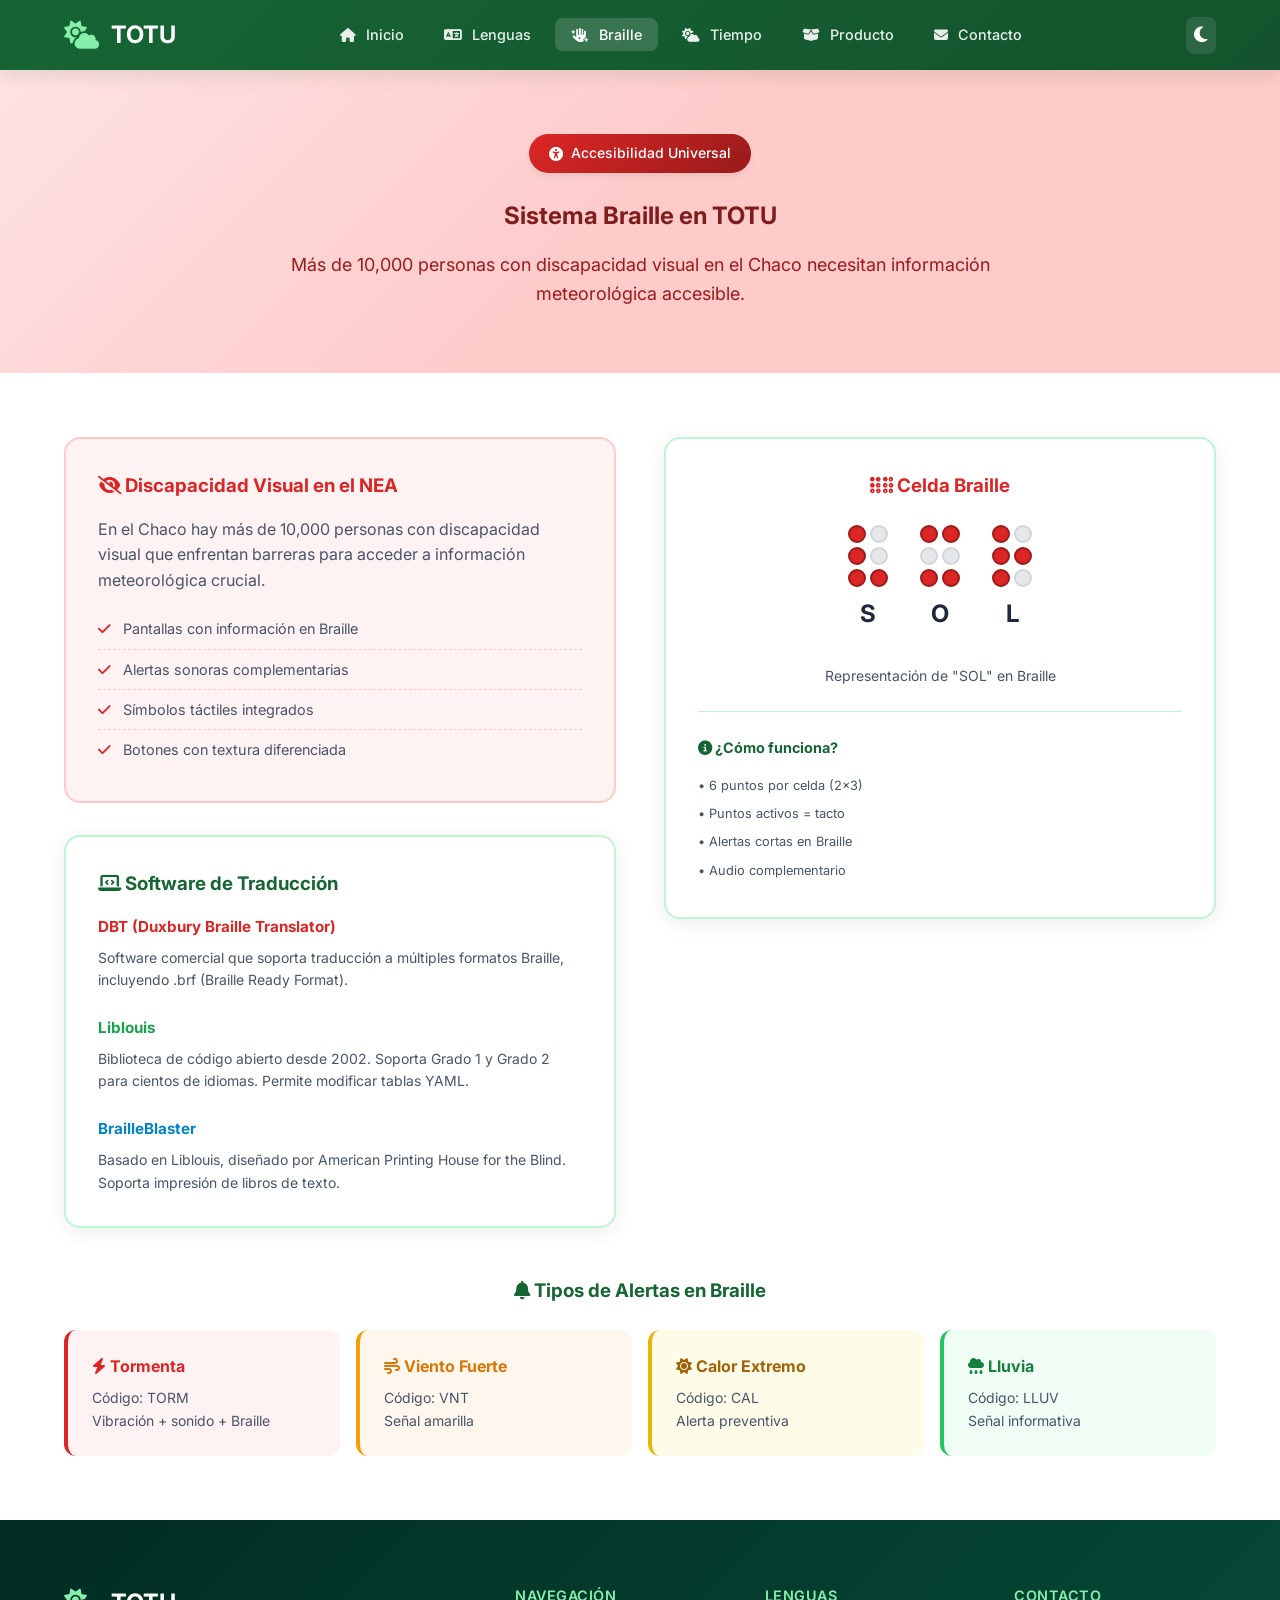
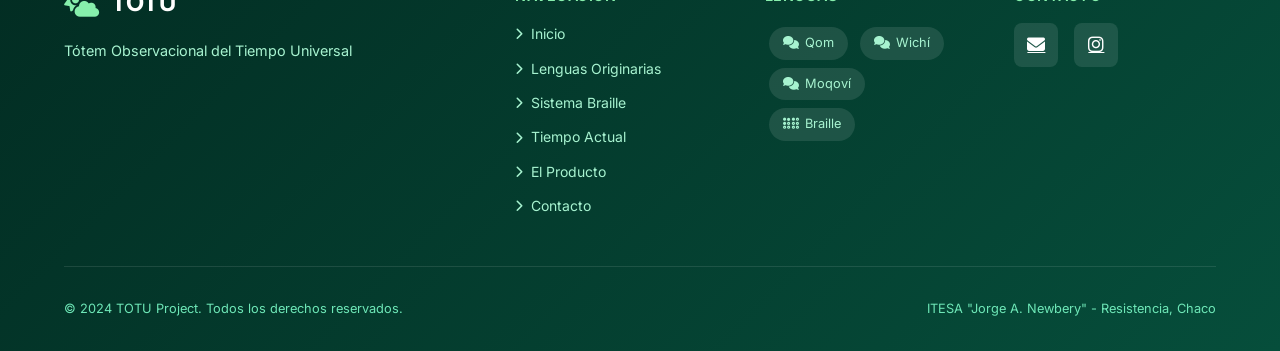
<file: braille.html>
<!DOCTYPE html>
<html lang="es">
<head>
    <meta charset="UTF-8">
    <meta name="viewport" content="width=device-width, initial-scale=1.0">
    <title>Sistema Braille - TOTU</title>
    <link rel="stylesheet" href="styles.css">
    <link href="https://fonts.googleapis.com/css2?family=Inter:wght@300;400;500;600;700&display=swap" rel="stylesheet">
    <link rel="stylesheet" href="https://cdnjs.cloudflare.com/ajax/libs/font-awesome/6.4.0/css/all.min.css">
</head>
<body>
    <!-- Header -->
    <header class="header">
        <div class="container">
            <nav class="navbar">
                <a href="index.html" class="logo">
                    <i class="fas fa-cloud-sun"></i>
                    <span>TOTU</span>
                </a>
                <ul class="nav-links" id="navLinks">
                    <li><a href="index.html"><i class="fas fa-home"></i> Inicio</a></li>
                    <li><a href="lenguas.html"><i class="fas fa-language"></i> Lenguas</a></li>
                    <li><a href="braille.html" class="active"><i class="fas fa-hand-sparkles"></i> Braille</a></li>
                    <li><a href="tiempo.html"><i class="fas fa-cloud-sun"></i> Tiempo</a></li>
                    <li><a href="producto.html"><i class="fas fa-box-open"></i> Producto</a></li>
                    <li><a href="contacto.html"><i class="fas fa-envelope"></i> Contacto</a></li>
                </ul>
                <div class="nav-actions">
                    <button class="btn-icon" id="themeToggle" title="Cambiar tema">
                        <i class="fas fa-moon"></i>
                    </button>
                </div>
                <button class="menu-toggle" id="menuToggle">
                    <i class="fas fa-bars"></i>
                </button>
            </nav>
        </div>
    </header>

    <!-- Hero -->
    <section style="padding: 4rem 0; background: linear-gradient(135deg, #fee2e2 0%, #fecaca 50%, #fecaca 100%);">
        <div class="container">
            <div style="text-align: center; max-width: 800px; margin: 0 auto;">
                <div class="hero-badge" style="background: linear-gradient(135deg, #dc2626 0%, #991b1b 100%); color: white;">
                    <i class="fas fa-universal-access"></i> Accesibilidad Universal
                </div>
                <h1 style="color: #7f1d1d; margin-bottom: 1rem;">Sistema Braille en TOTU</h1>
                <p style="color: #991b1b; font-size: 1.125rem;">
                    Más de 10,000 personas con discapacidad visual en el Chaco necesitan información meteorológica accesible.
                </p>
            </div>
        </div>
    </section>

    <!-- Braille Content -->
    <section style="padding: 4rem 0; background: white;">
        <div class="container">
            <div style="display: grid; grid-template-columns: 1fr 1fr; gap: 3rem; align-items: start;">
                <!-- Left Column -->
                <div>
                    <div style="background: #fef2f2; border-radius: 1rem; padding: 2rem; margin-bottom: 2rem; border: 2px solid #fecaca;">
                        <h3 style="color: #dc2626; margin-bottom: 1rem;"><i class="fas fa-eye-slash"></i> Discapacidad Visual en el NEA</h3>
                        <p style="color: var(--text-secondary); margin-bottom: 1rem;">
                            En el Chaco hay más de 10,000 personas con discapacidad visual que enfrentan 
                            barreras para acceder a información meteorológica crucial.
                        </p>
                        <ul style="color: var(--text-secondary); font-size: 0.9rem; list-style: none; padding: 0;">
                            <li style="padding: 0.5rem 0; border-bottom: 1px dashed #fecaca;"><i class="fas fa-check" style="color: #dc2626; margin-right: 0.5rem;"></i> Pantallas con información en Braille</li>
                            <li style="padding: 0.5rem 0; border-bottom: 1px dashed #fecaca;"><i class="fas fa-check" style="color: #dc2626; margin-right: 0.5rem;"></i> Alertas sonoras complementarias</li>
                            <li style="padding: 0.5rem 0; border-bottom: 1px dashed #fecaca;"><i class="fas fa-check" style="color: #dc2626; margin-right: 0.5rem;"></i> Símbolos táctiles integrados</li>
                            <li style="padding: 0.5rem 0;"><i class="fas fa-check" style="color: #dc2626; margin-right: 0.5rem;"></i> Botones con textura diferenciada</li>
                        </ul>
                    </div>
                    
                    <div style="background: white; border-radius: 1rem; padding: 2rem; box-shadow: 0 4px 20px rgba(0,0,0,0.08); border: 2px solid var(--border-color);">
                        <h3 style="color: var(--primary); margin-bottom: 1rem;"><i class="fas fa-laptop-code"></i> Software de Traducción</h3>
                        
                        <div style="margin-bottom: 1.5rem;">
                            <h4 style="color: #dc2626; font-size: 0.95rem; margin-bottom: 0.5rem;">DBT (Duxbury Braille Translator)</h4>
                            <p style="font-size: 0.875rem; color: var(--text-secondary);">Software comercial que soporta traducción a múltiples formatos Braille, incluyendo .brf (Braille Ready Format).</p>
                        </div>
                        
                        <div style="margin-bottom: 1.5rem;">
                            <h4 style="color: #16a34a; font-size: 0.95rem; margin-bottom: 0.5rem;">Liblouis</h4>
                            <p style="font-size: 0.875rem; color: var(--text-secondary);">Biblioteca de código abierto desde 2002. Soporta Grado 1 y Grado 2 para cientos de idiomas. Permite modificar tablas YAML.</p>
                        </div>
                        
                        <div>
                            <h4 style="color: #0284c7; font-size: 0.95rem; margin-bottom: 0.5rem;">BrailleBlaster</h4>
                            <p style="font-size: 0.875rem; color: var(--text-secondary);">Basado en Liblouis, diseñado por American Printing House for the Blind. Soporta impresión de libros de texto.</p>
                        </div>
                    </div>
                </div>
                
                <!-- Right Column - Braille Demo -->
                <div>
                    <div style="background: white; border-radius: 1rem; padding: 2rem; box-shadow: 0 4px 20px rgba(0,0,0,0.08); border: 2px solid var(--border-color); text-align: center;">
                        <h3 style="color: #dc2626; margin-bottom: 1.5rem;"><i class="fas fa-braille"></i> Celda Braille</h3>
                        
                        <div style="display: flex; justify-content: center; gap: 2rem; margin-bottom: 2rem; flex-wrap: wrap;">
                            <!-- S -->
                            <div>
                                <div style="display: grid; grid-template-columns: repeat(2, 1fr); gap: 4px; margin-bottom: 0.5rem;">
                                    <div style="width: 18px; height: 18px; border-radius: 50%; background: #dc2626; border: 2px solid #991b1b;"></div>
                                    <div style="width: 18px; height: 18px; border-radius: 50%; background: #e5e7eb; border: 2px solid #d1d5db;"></div>
                                    <div style="width: 18px; height: 18px; border-radius: 50%; background: #dc2626; border: 2px solid #991b1b;"></div>
                                    <div style="width: 18px; height: 18px; border-radius: 50%; background: #e5e7eb; border: 2px solid #d1d5db;"></div>
                                    <div style="width: 18px; height: 18px; border-radius: 50%; background: #dc2626; border: 2px solid #991b1b;"></div>
                                    <div style="width: 18px; height: 18px; border-radius: 50%; background: #dc2626; border: 2px solid #991b1b;"></div>
                                </div>
                                <p style="font-size: 1.5rem; font-weight: bold; color: var(--text-primary);">S</p>
                            </div>
                            
                            <!-- O -->
                            <div>
                                <div style="display: grid; grid-template-columns: repeat(2, 1fr); gap: 4px; margin-bottom: 0.5rem;">
                                    <div style="width: 18px; height: 18px; border-radius: 50%; background: #dc2626; border: 2px solid #991b1b;"></div>
                                    <div style="width: 18px; height: 18px; border-radius: 50%; background: #dc2626; border: 2px solid #991b1b;"></div>
                                    <div style="width: 18px; height: 18px; border-radius: 50%; background: #e5e7eb; border: 2px solid #d1d5db;"></div>
                                    <div style="width: 18px; height: 18px; border-radius: 50%; background: #e5e7eb; border: 2px solid #d1d5db;"></div>
                                    <div style="width: 18px; height: 18px; border-radius: 50%; background: #dc2626; border: 2px solid #991b1b;"></div>
                                    <div style="width: 18px; height: 18px; border-radius: 50%; background: #dc2626; border: 2px solid #991b1b;"></div>
                                </div>
                                <p style="font-size: 1.5rem; font-weight: bold; color: var(--text-primary);">O</p>
                            </div>
                            
                            <!-- L -->
                            <div>
                                <div style="display: grid; grid-template-columns: repeat(2, 1fr); gap: 4px; margin-bottom: 0.5rem;">
                                    <div style="width: 18px; height: 18px; border-radius: 50%; background: #dc2626; border: 2px solid #991b1b;"></div>
                                    <div style="width: 18px; height: 18px; border-radius: 50%; background: #e5e7eb; border: 2px solid #d1d5db;"></div>
                                    <div style="width: 18px; height: 18px; border-radius: 50%; background: #dc2626; border: 2px solid #991b1b;"></div>
                                    <div style="width: 18px; height: 18px; border-radius: 50%; background: #dc2626; border: 2px solid #991b1b;"></div>
                                    <div style="width: 18px; height: 18px; border-radius: 50%; background: #dc2626; border: 2px solid #991b1b;"></div>
                                    <div style="width: 18px; height: 18px; border-radius: 50%; background: #e5e7eb; border: 2px solid #d1d5db;"></div>
                                </div>
                                <p style="font-size: 1.5rem; font-weight: bold; color: var(--text-primary);">L</p>
                            </div>
                        </div>
                        
                        <p style="color: var(--text-secondary); font-size: 0.875rem;">Representación de "SOL" en Braille</p>
                        
                        <div style="margin-top: 1.5rem; padding-top: 1.5rem; border-top: 1px solid var(--border-color); text-align: left;">
                            <h4 style="color: var(--primary); font-size: 0.9rem; margin-bottom: 0.75rem;"><i class="fas fa-info-circle"></i> ¿Cómo funciona?</h4>
                            <ul style="font-size: 0.8rem; color: var(--text-secondary); list-style: none; padding: 0;">
                                <li style="padding: 0.25rem 0;">• 6 puntos por celda (2x3)</li>
                                <li style="padding: 0.25rem 0;">• Puntos activos = tacto</li>
                                <li style="padding: 0.25rem 0;">• Alertas cortas en Braille</li>
                                <li style="padding: 0.25rem 0;">• Audio complementario</li>
                            </ul>
                        </div>
                    </div>
                </div>
            </div>
            
            <!-- Alert Types -->
            <div style="margin-top: 3rem;">
                <h3 style="color: var(--primary); margin-bottom: 1.5rem; text-align: center;"><i class="fas fa-bell"></i> Tipos de Alertas en Braille</h3>
                
                <div style="display: grid; grid-template-columns: repeat(auto-fit, minmax(220px, 1fr)); gap: 1rem;">
                    <div style="background: #fef2f2; padding: 1.5rem; border-radius: 0.75rem; border-left: 4px solid #dc2626;">
                        <h4 style="color: #dc2626; margin-bottom: 0.5rem;"><i class="fas fa-bolt"></i> Tormenta</h4>
                        <p style="font-size: 0.875rem; color: var(--text-secondary);">Código: TORM<br>Vibración + sonido + Braille</p>
                    </div>
                    
                    <div style="background: #fff7ed; padding: 1.5rem; border-radius: 0.75rem; border-left: 4px solid #f59e0b;">
                        <h4 style="color: #d97706; margin-bottom: 0.5rem;"><i class="fas fa-wind"></i> Viento Fuerte</h4>
                        <p style="font-size: 0.875rem; color: var(--text-secondary);">Código: VNT<br>Señal amarilla</p>
                    </div>
                    
                    <div style="background: #fefce8; padding: 1.5rem; border-radius: 0.75rem; border-left: 4px solid #eab308;">
                        <h4 style="color: #a16207; margin-bottom: 0.5rem;"><i class="fas fa-sun"></i> Calor Extremo</h4>
                        <p style="font-size: 0.875rem; color: var(--text-secondary);">Código: CAL<br>Alerta preventiva</p>
                    </div>
                    
                    <div style="background: #f0fdf4; padding: 1.5rem; border-radius: 0.75rem; border-left: 4px solid #22c55e;">
                        <h4 style="color: #15803d; margin-bottom: 0.5rem;"><i class="fas fa-cloud-rain"></i> Lluvia</h4>
                        <p style="font-size: 0.875rem; color: var(--text-secondary);">Código: LLUV<br>Señal informativa</p>
                    </div>
                </div>
            </div>
        </div>
    </section>

    <!-- Footer -->
    <footer class="footer">
        <div class="container">
            <div class="footer-content">
                <div class="footer-brand">
                    <div class="logo">
                        <i class="fas fa-cloud-sun"></i>
                        <span>TOTU</span>
                    </div>
                    <p>Tótem Observacional del Tiempo Universal</p>
                </div>
                
                <div class="footer-links">
                    <h4>Navegación</h4>
                    <ul>
                        <li><a href="index.html"><i class="fas fa-chevron-right"></i> Inicio</a></li>
                        <li><a href="lenguas.html"><i class="fas fa-chevron-right"></i> Lenguas Originarias</a></li>
                        <li><a href="braille.html"><i class="fas fa-chevron-right"></i> Sistema Braille</a></li>
                        <li><a href="tiempo.html"><i class="fas fa-chevron-right"></i> Tiempo Actual</a></li>
                        <li><a href="producto.html"><i class="fas fa-chevron-right"></i> El Producto</a></li>
                        <li><a href="contacto.html"><i class="fas fa-chevron-right"></i> Contacto</a></li>
                    </ul>
                </div>
                
                <div class="footer-lenguas">
                    <h4>Lenguas</h4>
                    <div>
                        <span class="lengua-tag"><i class="fas fa-comments"></i> Qom</span>
                        <span class="lengua-tag"><i class="fas fa-comments"></i> Wichí</span>
                        <span class="lengua-tag"><i class="fas fa-comments"></i> Moqoví</span>
                        <span class="lengua-tag"><i class="fas fa-braille"></i> Braille</span>
                    </div>
                </div>
                
                <div class="footer-social">
                    <h4>Contacto</h4>
                    <div class="social-links">
                        <a href="mailto:totu.proyecto@gmail.com"><i class="fas fa-envelope"></i></a>
                        <a href="#"><i class="fab fa-instagram"></i></a>
                    </div>
                </div>
            </div>
            
            <div class="footer-bottom">
                <p>&copy; 2024 TOTU Project. Todos los derechos reservados.</p>
                <p>ITESA "Jorge A. Newbery" - Resistencia, Chaco</p>
            </div>
        </div>
    </footer>

    <script>
        const menuToggle = document.getElementById('menuToggle');
        const navLinks = document.getElementById('navLinks');
        const themeToggle = document.getElementById('themeToggle');
        
        if (menuToggle) menuToggle.addEventListener('click', () => navLinks.classList.toggle('active'));
        
        function initTheme() {
            const savedTheme = localStorage.getItem('totu-theme') || 'light';
            document.documentElement.setAttribute('data-theme', savedTheme);
            if (themeToggle) {
                const icon = themeToggle.querySelector('i');
                if (icon) icon.className = savedTheme === 'dark' ? 'fas fa-sun' : 'fas fa-moon';
            }
        }
        
        function toggleTheme() {
            const currentTheme = document.documentElement.getAttribute('data-theme');
            const newTheme = currentTheme === 'dark' ? 'light' : 'dark';
            document.documentElement.setAttribute('data-theme', newTheme);
            localStorage.setItem('totu-theme', newTheme);
            if (themeToggle) {
                const icon = themeToggle.querySelector('i');
                if (icon) icon.className = newTheme === 'dark' ? 'fas fa-sun' : 'fas fa-moon';
            }
        }
        
        if (themeToggle) themeToggle.addEventListener('click', toggleTheme);
        initTheme();
    </script>
</body>
</html>
</file>
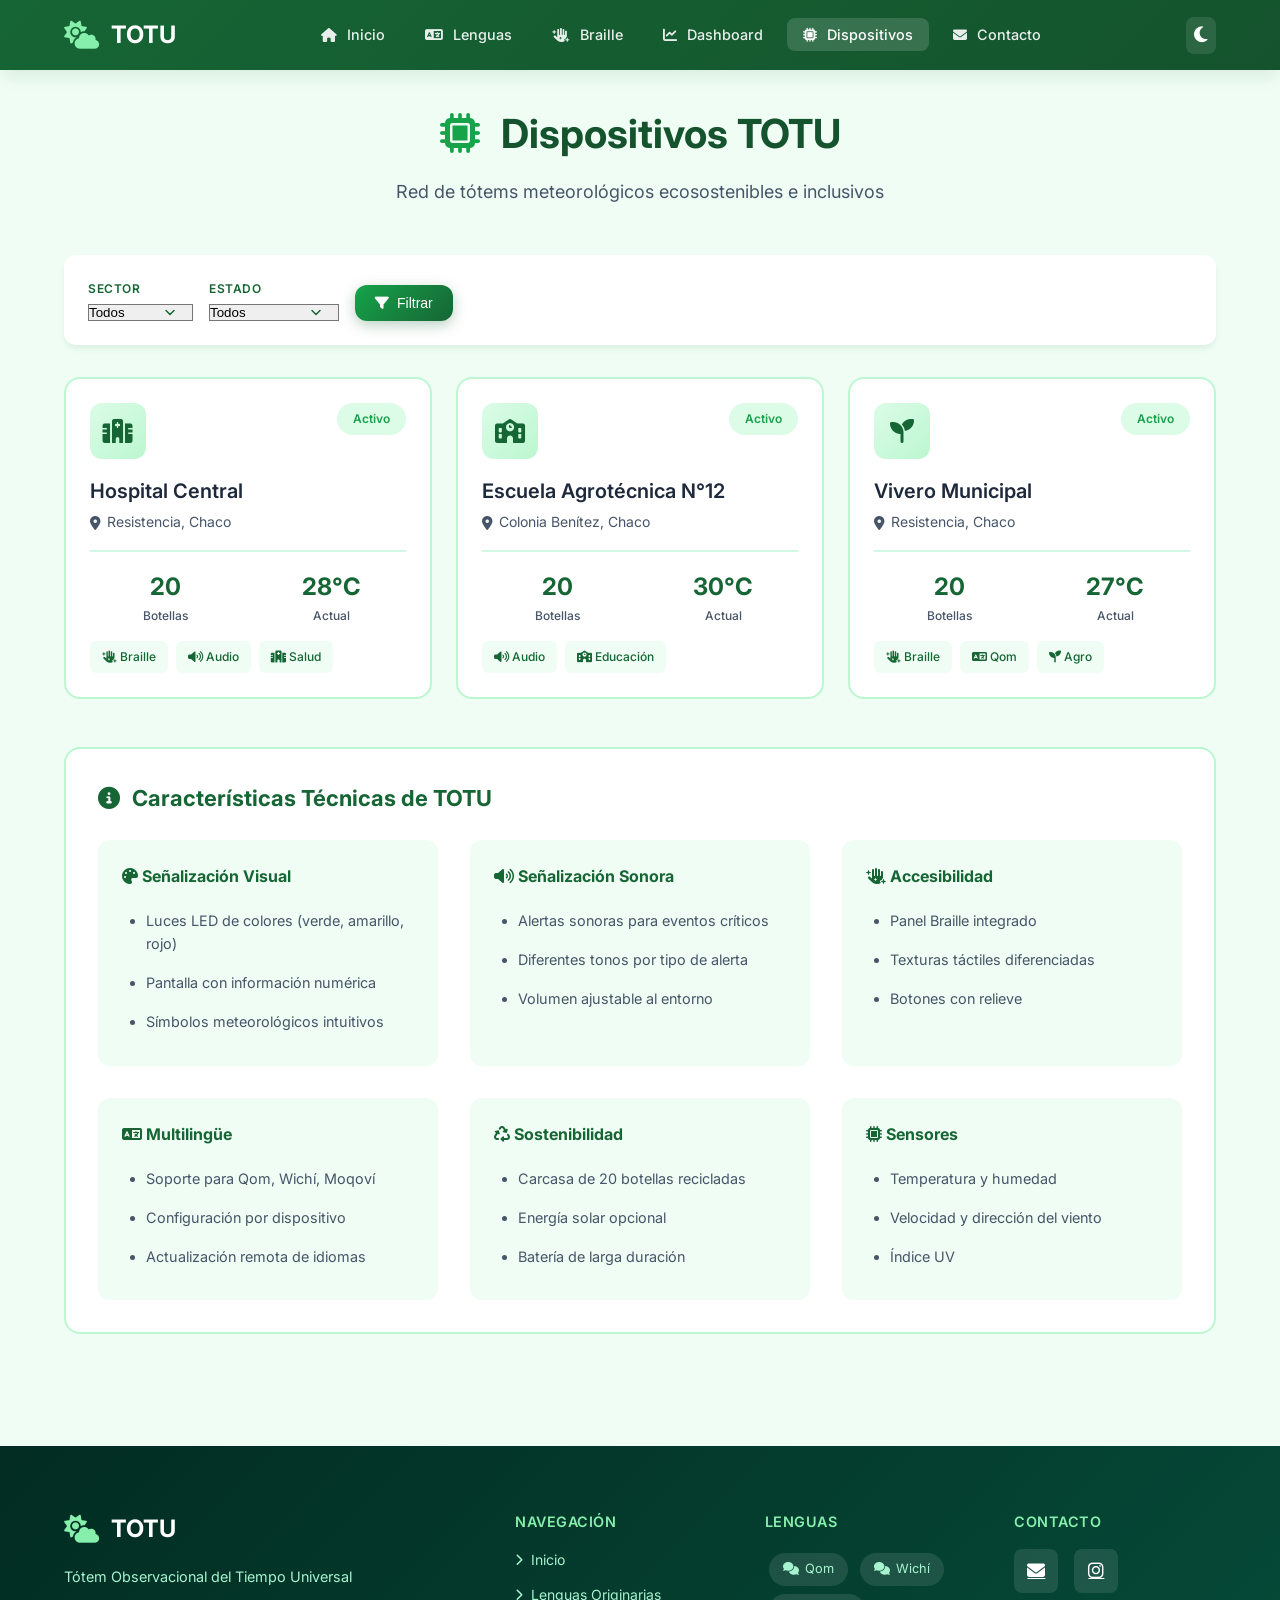
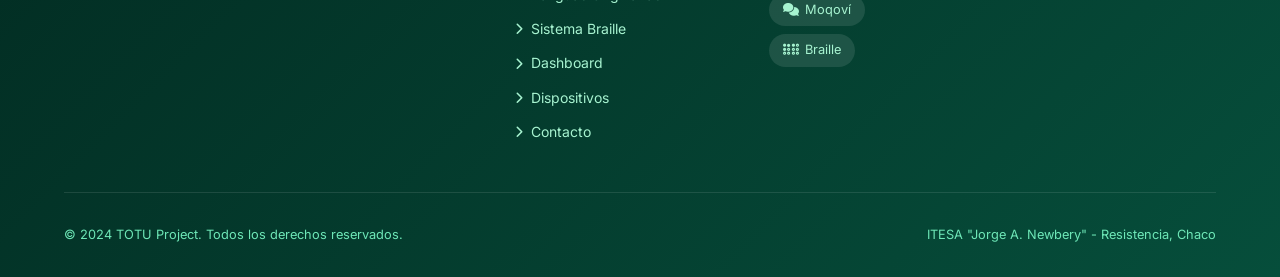
<file: dispositivos.html>
<!DOCTYPE html>
<html lang="es">
<head>
    <meta charset="UTF-8">
    <meta name="viewport" content="width=device-width, initial-scale=1.0">
    <title>Dispositivos - TOTU</title>
    <link rel="stylesheet" href="styles.css">
    <link href="https://fonts.googleapis.com/css2?family=Inter:wght@300;400;500;600;700&display=swap" rel="stylesheet">
    <link rel="stylesheet" href="https://cdnjs.cloudflare.com/ajax/libs/font-awesome/6.4.0/css/all.min.css">
</head>
<body>
    <!-- Header -->
    <header class="header">
        <div class="container">
            <nav class="navbar">
                <a href="index.html" class="logo">
                    <i class="fas fa-cloud-sun"></i>
                    <span>TOTU</span>
                </a>
                <ul class="nav-links" id="navLinks">
                    <li><a href="index.html"><i class="fas fa-home"></i> Inicio</a></li>
                    <li><a href="lenguas.html"><i class="fas fa-language"></i> Lenguas</a></li>
                    <li><a href="braille.html"><i class="fas fa-hand-sparkles"></i> Braille</a></li>
                    <li><a href="dashboard.html"><i class="fas fa-chart-line"></i> Dashboard</a></li>
                    <li><a href="dispositivos.html" class="active"><i class="fas fa-microchip"></i> Dispositivos</a></li>
                    <li><a href="contacto.html"><i class="fas fa-envelope"></i> Contacto</a></li>
                </ul>
                <div class="nav-actions">
                    <button class="btn-icon" id="themeToggle" title="Cambiar tema">
                        <i class="fas fa-moon"></i>
                    </button>
                </div>
                <button class="menu-toggle" id="menuToggle">
                    <i class="fas fa-bars"></i>
                </button>
            </nav>
        </div>
    </header>

    <!-- Dispositivos Section -->
    <section class="section section-alt" style="padding-top: 2rem;">
        <div class="container">
            <div class="section-header">
                <h2><i class="fas fa-microchip"></i> Dispositivos TOTU</h2>
                <p>Red de tótems meteorológicos ecosostenibles e inclusivos</p>
            </div>
            
            <div class="filters-bar">
                <div class="filter-group">
                    <label for="filterSector">Sector</label>
                    <select id="filterSector" class="form-select">
                        <option value="">Todos</option>
                        <option value="salud">Salud</option>
                        <option value="educacion">Educación</option>
                        <option value="agro">Agro</option>
                        <option value="particular">Particular</option>
                    </select>
                </div>
                <div class="filter-group">
                    <label for="filterEstado">Estado</label>
                    <select id="filterEstado" class="form-select">
                        <option value="">Todos</option>
                        <option value="activo">Activo</option>
                        <option value="inactivo">Inactivo</option>
                        <option value="mantenimiento">Mantenimiento</option>
                    </select>
                </div>
                <button class="btn btn-primary" onclick="filterDevices()">
                    <i class="fas fa-filter"></i> Filtrar
                </button>
            </div>

            <div class="devices-grid" id="devicesGrid">
                <!-- Device 1 -->
                <div class="device-card" data-sector="salud" data-estado="activo">
                    <div class="device-header">
                        <div class="device-icon">
                            <i class="fas fa-hospital"></i>
                        </div>
                        <span class="device-status activo">Activo</span>
                    </div>
                    <h4 class="device-name">Hospital Central</h4>
                    <div class="device-location">
                        <i class="fas fa-map-marker-alt"></i>
                        Resistencia, Chaco
                    </div>
                    <div class="device-stats">
                        <div class="device-stat">
                            <div class="device-stat-value">20</div>
                            <div class="device-stat-label">Botellas</div>
                        </div>
                        <div class="device-stat">
                            <div class="device-stat-value">28°C</div>
                            <div class="device-stat-label">Actual</div>
                        </div>
                    </div>
                    <div class="device-features">
                        <span class="device-feature"><i class="fas fa-hand-sparkles"></i> Braille</span>
                        <span class="device-feature"><i class="fas fa-volume-up"></i> Audio</span>
                        <span class="device-feature"><i class="fas fa-hospital"></i> Salud</span>
                    </div>
                </div>

                <!-- Device 2 -->
                <div class="device-card" data-sector="educacion" data-estado="activo">
                    <div class="device-header">
                        <div class="device-icon">
                            <i class="fas fa-school"></i>
                        </div>
                        <span class="device-status activo">Activo</span>
                    </div>
                    <h4 class="device-name">Escuela Agrotécnica N°12</h4>
                    <div class="device-location">
                        <i class="fas fa-map-marker-alt"></i>
                        Colonia Benítez, Chaco
                    </div>
                    <div class="device-stats">
                        <div class="device-stat">
                            <div class="device-stat-value">20</div>
                            <div class="device-stat-label">Botellas</div>
                        </div>
                        <div class="device-stat">
                            <div class="device-stat-value">30°C</div>
                            <div class="device-stat-label">Actual</div>
                        </div>
                    </div>
                    <div class="device-features">
                        <span class="device-feature"><i class="fas fa-volume-up"></i> Audio</span>
                        <span class="device-feature"><i class="fas fa-school"></i> Educación</span>
                    </div>
                </div>

                <!-- Device 3 -->
                <div class="device-card" data-sector="agro" data-estado="activo">
                    <div class="device-header">
                        <div class="device-icon">
                            <i class="fas fa-seedling"></i>
                        </div>
                        <span class="device-status activo">Activo</span>
                    </div>
                    <h4 class="device-name">Vivero Municipal</h4>
                    <div class="device-location">
                        <i class="fas fa-map-marker-alt"></i>
                        Resistencia, Chaco
                    </div>
                    <div class="device-stats">
                        <div class="device-stat">
                            <div class="device-stat-value">20</div>
                            <div class="device-stat-label">Botellas</div>
                        </div>
                        <div class="device-stat">
                            <div class="device-stat-value">27°C</div>
                            <div class="device-stat-label">Actual</div>
                        </div>
                    </div>
                    <div class="device-features">
                        <span class="device-feature"><i class="fas fa-hand-sparkles"></i> Braille</span>
                        <span class="device-feature"><i class="fas fa-language"></i> Qom</span>
                        <span class="device-feature"><i class="fas fa-seedling"></i> Agro</span>
                    </div>
                </div>
            </div>

            <!-- Características del Dispositivo -->
            <div class="content-block" style="margin-top: 3rem;">
                <h3><i class="fas fa-info-circle"></i> Características Técnicas de TOTU</h3>
                
                <div class="features-grid" style="margin-top: 1.5rem;">
                    <div style="padding: 1.5rem; background: var(--bg-secondary); border-radius: var(--radius-lg);">
                        <h4 style="color: var(--primary);"><i class="fas fa-palette"></i> Señalización Visual</h4>
                        <ul style="margin-top: 0.75rem; font-size: 0.9rem; color: var(--text-secondary);">
                            <li>Luces LED de colores (verde, amarillo, rojo)</li>
                            <li>Pantalla con información numérica</li>
                            <li>Símbolos meteorológicos intuitivos</li>
                        </ul>
                    </div>
                    
                    <div style="padding: 1.5rem; background: var(--bg-secondary); border-radius: var(--radius-lg);">
                        <h4 style="color: var(--primary);"><i class="fas fa-volume-up"></i> Señalización Sonora</h4>
                        <ul style="margin-top: 0.75rem; font-size: 0.9rem; color: var(--text-secondary);">
                            <li>Alertas sonoras para eventos críticos</li>
                            <li>Diferentes tonos por tipo de alerta</li>
                            <li>Volumen ajustable al entorno</li>
                        </ul>
                    </div>
                    
                    <div style="padding: 1.5rem; background: var(--bg-secondary); border-radius: var(--radius-lg);">
                        <h4 style="color: var(--primary);"><i class="fas fa-hand-sparkles"></i> Accesibilidad</h4>
                        <ul style="margin-top: 0.75rem; font-size: 0.9rem; color: var(--text-secondary);">
                            <li>Panel Braille integrado</li>
                            <li>Texturas táctiles diferenciadas</li>
                            <li>Botones con relieve</li>
                        </ul>
                    </div>
                    
                    <div style="padding: 1.5rem; background: var(--bg-secondary); border-radius: var(--radius-lg);">
                        <h4 style="color: var(--primary);"><i class="fas fa-language"></i> Multilingüe</h4>
                        <ul style="margin-top: 0.75rem; font-size: 0.9rem; color: var(--text-secondary);">
                            <li>Soporte para Qom, Wichí, Moqoví</li>
                            <li>Configuración por dispositivo</li>
                            <li>Actualización remota de idiomas</li>
                        </ul>
                    </div>
                    
                    <div style="padding: 1.5rem; background: var(--bg-secondary); border-radius: var(--radius-lg);">
                        <h4 style="color: var(--primary);"><i class="fas fa-recycle"></i> Sostenibilidad</h4>
                        <ul style="margin-top: 0.75rem; font-size: 0.9rem; color: var(--text-secondary);">
                            <li>Carcasa de 20 botellas recicladas</li>
                            <li>Energía solar opcional</li>
                            <li>Batería de larga duración</li>
                        </ul>
                    </div>
                    
                    <div style="padding: 1.5rem; background: var(--bg-secondary); border-radius: var(--radius-lg);">
                        <h4 style="color: var(--primary);"><i class="fas fa-microchip"></i> Sensores</h4>
                        <ul style="margin-top: 0.75rem; font-size: 0.9rem; color: var(--text-secondary);">
                            <li>Temperatura y humedad</li>
                            <li>Velocidad y dirección del viento</li>
                            <li>Índice UV</li>
                        </ul>
                    </div>
                </div>
            </div>
        </div>
    </section>

    <!-- Footer -->
    <footer class="footer">
        <div class="container">
            <div class="footer-content">
                <div class="footer-brand">
                    <div class="logo">
                        <i class="fas fa-cloud-sun"></i>
                        <span>TOTU</span>
                    </div>
                    <p>Tótem Observacional del Tiempo Universal</p>
                </div>
                
                <div class="footer-links">
                    <h4>Navegación</h4>
                    <ul>
                        <li><a href="index.html"><i class="fas fa-chevron-right"></i> Inicio</a></li>
                        <li><a href="lenguas.html"><i class="fas fa-chevron-right"></i> Lenguas Originarias</a></li>
                        <li><a href="braille.html"><i class="fas fa-chevron-right"></i> Sistema Braille</a></li>
                        <li><a href="dashboard.html"><i class="fas fa-chevron-right"></i> Dashboard</a></li>
                        <li><a href="dispositivos.html"><i class="fas fa-chevron-right"></i> Dispositivos</a></li>
                        <li><a href="contacto.html"><i class="fas fa-chevron-right"></i> Contacto</a></li>
                    </ul>
                </div>
                
                <div class="footer-lenguas">
                    <h4>Lenguas</h4>
                    <div>
                        <span class="lengua-tag"><i class="fas fa-comments"></i> Qom</span>
                        <span class="lengua-tag"><i class="fas fa-comments"></i> Wichí</span>
                        <span class="lengua-tag"><i class="fas fa-comments"></i> Moqoví</span>
                        <span class="lengua-tag"><i class="fas fa-braille"></i> Braille</span>
                    </div>
                </div>
                
                <div class="footer-social">
                    <h4>Contacto</h4>
                    <div class="social-links">
                        <a href="mailto:totu.proyecto@gmail.com"><i class="fas fa-envelope"></i></a>
                        <a href="#"><i class="fab fa-instagram"></i></a>
                    </div>
                </div>
            </div>
            
            <div class="footer-bottom">
                <p>&copy; 2024 TOTU Project. Todos los derechos reservados.</p>
                <p>ITESA "Jorge A. Newbery" - Resistencia, Chaco</p>
            </div>
        </div>
    </footer>

    <script>
        const menuToggle = document.getElementById('menuToggle');
        const navLinks = document.getElementById('navLinks');
        const themeToggle = document.getElementById('themeToggle');
        
        if (menuToggle) {
            menuToggle.addEventListener('click', () => navLinks.classList.toggle('active'));
        }
        
        function initTheme() {
            const savedTheme = localStorage.getItem('totu-theme') || 'light';
            document.documentElement.setAttribute('data-theme', savedTheme);
            if (themeToggle) {
                const icon = themeToggle.querySelector('i');
                if (icon) icon.className = savedTheme === 'dark' ? 'fas fa-sun' : 'fas fa-moon';
            }
        }
        
        function toggleTheme() {
            const currentTheme = document.documentElement.getAttribute('data-theme');
            const newTheme = currentTheme === 'dark' ? 'light' : 'dark';
            document.documentElement.setAttribute('data-theme', newTheme);
            localStorage.setItem('totu-theme', newTheme);
            if (themeToggle) {
                const icon = themeToggle.querySelector('i');
                if (icon) icon.className = newTheme === 'dark' ? 'fas fa-sun' : 'fas fa-moon';
            }
        }
        
        if (themeToggle) themeToggle.addEventListener('click', toggleTheme);
        initTheme();
        
        // Filter devices
        function filterDevices() {
            const sector = document.getElementById('filterSector').value;
            const estado = document.getElementById('filterEstado').value;
            const cards = document.querySelectorAll('.device-card');
            
            cards.forEach(card => {
                const cardSector = card.getAttribute('data-sector');
                const cardEstado = card.getAttribute('data-estado');
                
                const matchSector = !sector || cardSector === sector;
                const matchEstado = !estado || cardEstado === estado;
                
                card.style.display = matchSector && matchEstado ? 'block' : 'none';
            });
        }
    </script>
</body>
</html>
</file>
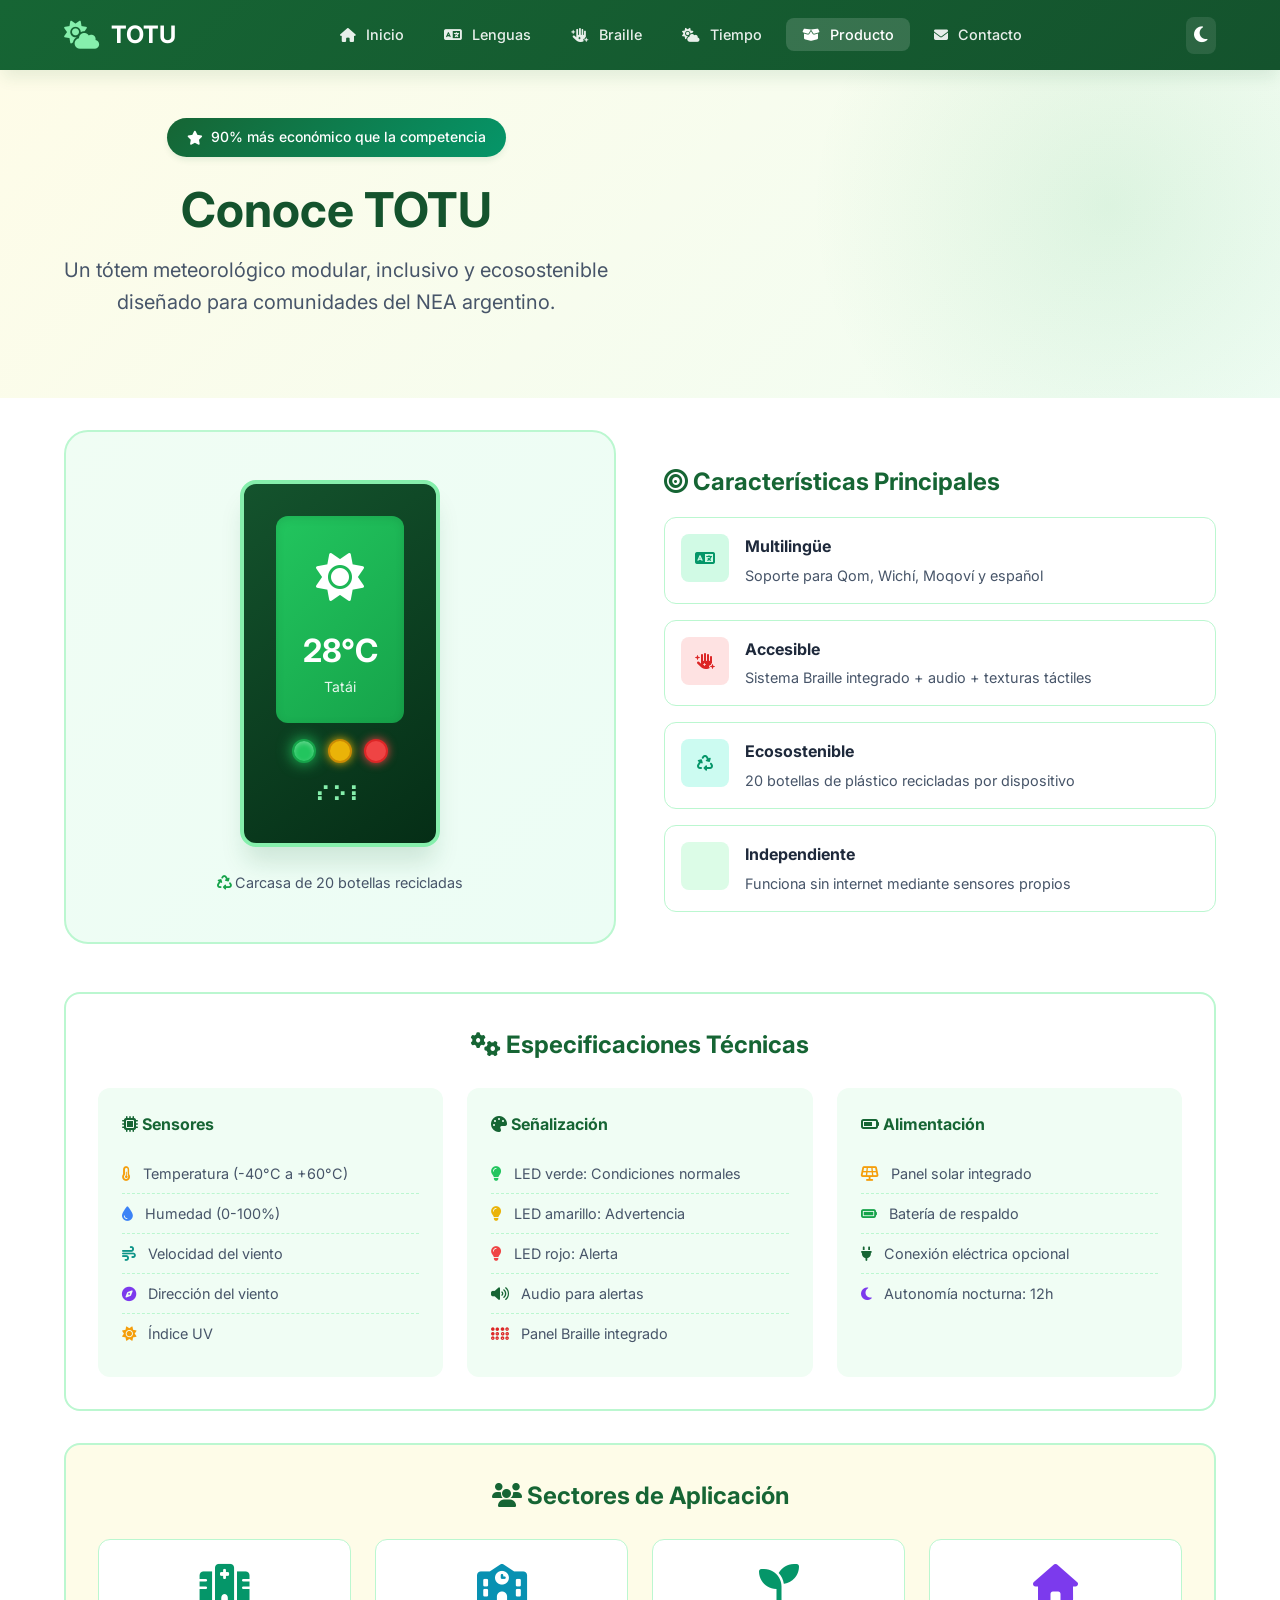
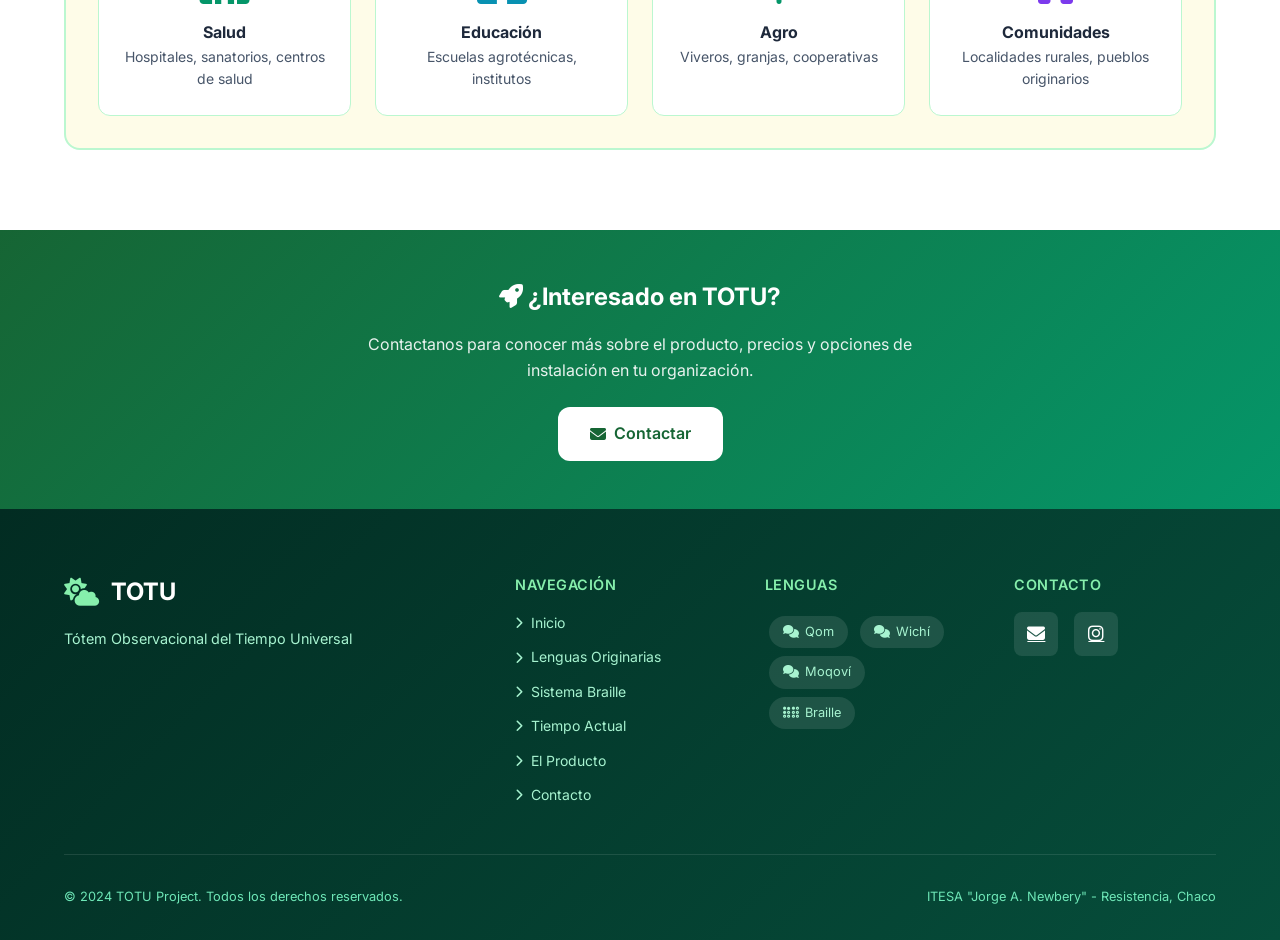
<file: producto.html>
<!DOCTYPE html>
<html lang="es">
<head>
    <meta charset="UTF-8">
    <meta name="viewport" content="width=device-width, initial-scale=1.0">
    <title>El Producto - TOTU</title>
    <link rel="stylesheet" href="styles.css">
    <link href="https://fonts.googleapis.com/css2?family=Inter:wght@300;400;500;600;700&display=swap" rel="stylesheet">
    <link rel="stylesheet" href="https://cdnjs.cloudflare.com/ajax/libs/font-awesome/6.4.0/css/all.min.css">
</head>
<body>
    <!-- Header -->
    <header class="header">
        <div class="container">
            <nav class="navbar">
                <a href="index.html" class="logo">
                    <i class="fas fa-cloud-sun"></i>
                    <span>TOTU</span>
                </a>
                <ul class="nav-links" id="navLinks">
                    <li><a href="index.html"><i class="fas fa-home"></i> Inicio</a></li>
                    <li><a href="lenguas.html"><i class="fas fa-language"></i> Lenguas</a></li>
                    <li><a href="braille.html"><i class="fas fa-hand-sparkles"></i> Braille</a></li>
                    <li><a href="tiempo.html"><i class="fas fa-cloud-sun"></i> Tiempo</a></li>
                    <li><a href="producto.html" class="active"><i class="fas fa-box-open"></i> Producto</a></li>
                    <li><a href="contacto.html"><i class="fas fa-envelope"></i> Contacto</a></li>
                </ul>
                <div class="nav-actions">
                    <button class="btn-icon" id="themeToggle" title="Cambiar tema">
                        <i class="fas fa-moon"></i>
                    </button>
                </div>
                <button class="menu-toggle" id="menuToggle">
                    <i class="fas fa-bars"></i>
                </button>
            </nav>
        </div>
    </header>

    <!-- Product Hero -->
    <section class="hero" style="padding: 3rem 0; background: linear-gradient(135deg, var(--bg-cream) 0%, var(--bg-mint) 100%);">
        <div class="container">
            <div style="text-align: center; max-width: 900px; margin: 0 auto;">
                <div class="hero-badge" style="background: linear-gradient(135deg, var(--primary) 0%, var(--secondary) 100%); color: white;">
                    <i class="fas fa-star"></i> 90% más económico que la competencia
                </div>
                <h1 style="color: var(--primary-dark); margin-bottom: 1rem;">Conoce TOTU</h1>
                <p class="hero-subtitle" style="max-width: 100%; color: var(--text-secondary);">
                    Un tótem meteorológico modular, inclusivo y ecosostenible diseñado para comunidades del NEA argentino.
                </p>
            </div>
        </div>
    </section>

    <!-- Product Showcase -->
    <section class="section" style="padding-top: 2rem;">
        <div class="container">
            <div style="display: grid; grid-template-columns: 1fr 1fr; gap: 3rem; align-items: center; margin-bottom: 3rem;">
                <!-- Product Visual -->
                <div style="display: flex; justify-content: center; align-items: center; background: linear-gradient(135deg, #f0fdf4 0%, #ecfdf5 100%); padding: 3rem; border-radius: var(--radius-2xl); border: 2px solid var(--border-color);">
                    <div style="text-align: center;">
                        <div class="totem-device" style="margin: 0 auto;">
                            <div class="totem-screen">
                                <div class="weather-icon"><i class="fas fa-sun"></i></div>
                                <div class="temp-display">28°C</div>
                                <div class="weather-desc">Tatái</div>
                            </div>
                            <div class="totem-lights">
                                <span class="light green"></span>
                                <span class="light yellow"></span>
                                <span class="light red"></span>
                            </div>
                            <div class="braille-dots">⠎⠕⠇</div>
                        </div>
                        <p style="margin-top: 1.5rem; font-size: 0.9rem; color: var(--text-secondary);">
                            <i class="fas fa-recycle" style="color: var(--success);"></i> 
                            Carcasa de 20 botellas recicladas
                        </p>
                    </div>
                </div>
                
                <!-- Product Info -->
                <div>
                    <h2 style="color: var(--primary); margin-bottom: 1rem;">
                        <i class="fas fa-bullseye"></i> Características Principales
                    </h2>
                    <div style="display: flex; flex-direction: column; gap: 1rem;">
                        <div style="display: flex; align-items: flex-start; gap: 1rem; padding: 1rem; background: white; border-radius: var(--radius-lg); border: 1px solid var(--border-color);">
                            <div style="width: 48px; height: 48px; background: var(--qom-light); color: var(--qom-color); border-radius: var(--radius); display: flex; align-items: center; justify-content: center; flex-shrink: 0;">
                                <i class="fas fa-language"></i>
                            </div>
                            <div>
                                <h4 style="color: var(--text-primary); margin-bottom: 0.25rem;">Multilingüe</h4>
                                <p style="font-size: 0.9rem; color: var(--text-secondary);">Soporte para Qom, Wichí, Moqoví y español</p>
                            </div>
                        </div>
                        
                        <div style="display: flex; align-items: flex-start; gap: 1rem; padding: 1rem; background: white; border-radius: var(--radius-lg); border: 1px solid var(--border-color);">
                            <div style="width: 48px; height: 48px; background: var(--braille-light); color: var(--braille-color); border-radius: var(--radius); display: flex; align-items: center; justify-content: center; flex-shrink: 0;">
                                <i class="fas fa-hand-sparkles"></i>
                            </div>
                            <div>
                                <h4 style="color: var(--text-primary); margin-bottom: 0.25rem;">Accesible</h4>
                                <p style="font-size: 0.9rem; color: var(--text-secondary);">Sistema Braille integrado + audio + texturas táctiles</p>
                            </div>
                        </div>
                        
                        <div style="display: flex; align-items: flex-start; gap: 1rem; padding: 1rem; background: white; border-radius: var(--radius-lg); border: 1px solid var(--border-color);">
                            <div style="width: 48px; height: 48px; background: var(--secondary-light); color: var(--secondary); border-radius: var(--radius); display: flex; align-items: center; justify-content: center; flex-shrink: 0;">
                                <i class="fas fa-recycle"></i>
                            </div>
                            <div>
                                <h4 style="color: var(--text-primary); margin-bottom: 0.25rem;">Ecosostenible</h4>
                                <p style="font-size: 0.9rem; color: var(--text-secondary);">20 botellas de plástico recicladas por dispositivo</p>
                            </div>
                        </div>
                        
                        <div style="display: flex; align-items: flex-start; gap: 1rem; padding: 1rem; background: white; border-radius: var(--radius-lg); border: 1px solid var(--border-color);">
                            <div style="width: 48px; height: 48px; background: var(--primary-light); color: var(--primary); border-radius: var(--radius); display: flex; align-items: center; justify-content: center; flex-shrink: 0;">
                                <i class="fas fa-wifi-slash" style="transform: rotate(45deg);"></i>
                            </div>
                            <div>
                                <h4 style="color: var(--text-primary); margin-bottom: 0.25rem;">Independiente</h4>
                                <p style="font-size: 0.9rem; color: var(--text-secondary);">Funciona sin internet mediante sensores propios</p>
                            </div>
                        </div>
                    </div>
                </div>
            </div>

            <!-- Specs -->
            <div style="background: white; border-radius: var(--radius-xl); padding: 2rem; margin-bottom: 2rem; border: 2px solid var(--border-color);">
                <h2 style="color: var(--primary); margin-bottom: 1.5rem; text-align: center;">
                    <i class="fas fa-cogs"></i> Especificaciones Técnicas
                </h2>
                
                <div style="display: grid; grid-template-columns: repeat(auto-fit, minmax(250px, 1fr)); gap: 1.5rem;">
                    <div style="padding: 1.5rem; background: var(--bg-secondary); border-radius: var(--radius-lg);">
                        <h4 style="color: var(--primary); margin-bottom: 1rem;"><i class="fas fa-microchip"></i> Sensores</h4>
                        <ul style="font-size: 0.9rem; color: var(--text-secondary); list-style: none;">
                            <li style="padding: 0.5rem 0; border-bottom: 1px dashed var(--border-color);"><i class="fas fa-thermometer-half" style="color: var(--warning); margin-right: 0.5rem;"></i> Temperatura (-40°C a +60°C)</li>
                            <li style="padding: 0.5rem 0; border-bottom: 1px dashed var(--border-color);"><i class="fas fa-tint" style="color: #3b82f6; margin-right: 0.5rem;"></i> Humedad (0-100%)</li>
                            <li style="padding: 0.5rem 0; border-bottom: 1px dashed var(--border-color);"><i class="fas fa-wind" style="color: #0d9488; margin-right: 0.5rem;"></i> Velocidad del viento</li>
                            <li style="padding: 0.5rem 0; border-bottom: 1px dashed var(--border-color);"><i class="fas fa-compass" style="color: #7c3aed; margin-right: 0.5rem;"></i> Dirección del viento</li>
                            <li style="padding: 0.5rem 0;"><i class="fas fa-sun" style="color: var(--warning); margin-right: 0.5rem;"></i> Índice UV</li>
                        </ul>
                    </div>
                    
                    <div style="padding: 1.5rem; background: var(--bg-secondary); border-radius: var(--radius-lg);">
                        <h4 style="color: var(--primary); margin-bottom: 1rem;"><i class="fas fa-palette"></i> Señalización</h4>
                        <ul style="font-size: 0.9rem; color: var(--text-secondary); list-style: none;">
                            <li style="padding: 0.5rem 0; border-bottom: 1px dashed var(--border-color);"><i class="fas fa-lightbulb" style="color: #22c55e; margin-right: 0.5rem;"></i> LED verde: Condiciones normales</li>
                            <li style="padding: 0.5rem 0; border-bottom: 1px dashed var(--border-color);"><i class="fas fa-lightbulb" style="color: #eab308; margin-right: 0.5rem;"></i> LED amarillo: Advertencia</li>
                            <li style="padding: 0.5rem 0; border-bottom: 1px dashed var(--border-color);"><i class="fas fa-lightbulb" style="color: #ef4444; margin-right: 0.5rem;"></i> LED rojo: Alerta</li>
                            <li style="padding: 0.5rem 0; border-bottom: 1px dashed var(--border-color);"><i class="fas fa-volume-up" style="color: var(--primary); margin-right: 0.5rem;"></i> Audio para alertas</li>
                            <li style="padding: 0.5rem 0;"><i class="fas fa-braille" style="color: var(--braille-color); margin-right: 0.5rem;"></i> Panel Braille integrado</li>
                        </ul>
                    </div>
                    
                    <div style="padding: 1.5rem; background: var(--bg-secondary); border-radius: var(--radius-lg);">
                        <h4 style="color: var(--primary); margin-bottom: 1rem;"><i class="fas fa-battery-three-quarters"></i> Alimentación</h4>
                        <ul style="font-size: 0.9rem; color: var(--text-secondary); list-style: none;">
                            <li style="padding: 0.5rem 0; border-bottom: 1px dashed var(--border-color);"><i class="fas fa-solar-panel" style="color: var(--warning); margin-right: 0.5rem;"></i> Panel solar integrado</li>
                            <li style="padding: 0.5rem 0; border-bottom: 1px dashed var(--border-color);"><i class="fas fa-battery-full" style="color: var(--success); margin-right: 0.5rem;"></i> Batería de respaldo</li>
                            <li style="padding: 0.5rem 0; border-bottom: 1px dashed var(--border-color);"><i class="fas fa-plug" style="color: var(--primary); margin-right: 0.5rem;"></i> Conexión eléctrica opcional</li>
                            <li style="padding: 0.5rem 0;"><i class="fas fa-moon" style="color: #7c3aed; margin-right: 0.5rem;"></i> Autonomía nocturna: 12h</li>
                        </ul>
                    </div>
                </div>
            </div>

            <!-- Sectors -->
            <div style="background: var(--bg-cream); border-radius: var(--radius-xl); padding: 2rem; border: 2px solid var(--border-color);">
                <h2 style="color: var(--primary); margin-bottom: 1.5rem; text-align: center;">
                    <i class="fas fa-users"></i> Sectores de Aplicación
                </h2>
                
                <div style="display: grid; grid-template-columns: repeat(auto-fit, minmax(200px, 1fr)); gap: 1.5rem;">
                    <div style="text-align: center; padding: 1.5rem; background: white; border-radius: var(--radius-lg); border: 1px solid var(--border-color);">
                        <i class="fas fa-hospital" style="font-size: 2.5rem; color: var(--qom-color); margin-bottom: 1rem;"></i>
                        <h4 style="color: var(--text-primary);">Salud</h4>
                        <p style="font-size: 0.875rem; color: var(--text-secondary);">Hospitales, sanatorios, centros de salud</p>
                    </div>
                    
                    <div style="text-align: center; padding: 1.5rem; background: white; border-radius: var(--radius-lg); border: 1px solid var(--border-color);">
                        <i class="fas fa-school" style="font-size: 2.5rem; color: var(--wichi-color); margin-bottom: 1rem;"></i>
                        <h4 style="color: var(--text-primary);">Educación</h4>
                        <p style="font-size: 0.875rem; color: var(--text-secondary);">Escuelas agrotécnicas, institutos</p>
                    </div>
                    
                    <div style="text-align: center; padding: 1.5rem; background: white; border-radius: var(--radius-lg); border: 1px solid var(--border-color);">
                        <i class="fas fa-seedling" style="font-size: 2.5rem; color: var(--secondary); margin-bottom: 1rem;"></i>
                        <h4 style="color: var(--text-primary);">Agro</h4>
                        <p style="font-size: 0.875rem; color: var(--text-secondary);">Viveros, granjas, cooperativas</p>
                    </div>
                    
                    <div style="text-align: center; padding: 1.5rem; background: white; border-radius: var(--radius-lg); border: 1px solid var(--border-color);">
                        <i class="fas fa-home" style="font-size: 2.5rem; color: var(--moqovi-color); margin-bottom: 1rem;"></i>
                        <h4 style="color: var(--text-primary);">Comunidades</h4>
                        <p style="font-size: 0.875rem; color: var(--text-secondary);">Localidades rurales, pueblos originarios</p>
                    </div>
                </div>
            </div>
        </div>
    </section>

    <!-- CTA -->
    <section style="background: linear-gradient(135deg, var(--primary) 0%, var(--secondary) 100%); padding: 3rem 0; text-align: center;">
        <div class="container">
            <h2 style="color: white; margin-bottom: 1rem;"><i class="fas fa-rocket"></i> ¿Interesado en TOTU?</h2>
            <p style="color: rgba(255,255,255,0.9); margin-bottom: 1.5rem; max-width: 600px; margin-left: auto; margin-right: auto;">
                Contactanos para conocer más sobre el producto, precios y opciones de instalación en tu organización.
            </p>
            <a href="contacto.html" class="btn btn-lg" style="background: white; color: var(--primary); font-weight: 600;">
                <i class="fas fa-envelope"></i> Contactar
            </a>
        </div>
    </section>

    <!-- Footer -->
    <footer class="footer">
        <div class="container">
            <div class="footer-content">
                <div class="footer-brand">
                    <div class="logo">
                        <i class="fas fa-cloud-sun"></i>
                        <span>TOTU</span>
                    </div>
                    <p>Tótem Observacional del Tiempo Universal</p>
                </div>
                
                <div class="footer-links">
                    <h4>Navegación</h4>
                    <ul>
                        <li><a href="index.html"><i class="fas fa-chevron-right"></i> Inicio</a></li>
                        <li><a href="lenguas.html"><i class="fas fa-chevron-right"></i> Lenguas Originarias</a></li>
                        <li><a href="braille.html"><i class="fas fa-chevron-right"></i> Sistema Braille</a></li>
                        <li><a href="tiempo.html"><i class="fas fa-chevron-right"></i> Tiempo Actual</a></li>
                        <li><a href="producto.html"><i class="fas fa-chevron-right"></i> El Producto</a></li>
                        <li><a href="contacto.html"><i class="fas fa-chevron-right"></i> Contacto</a></li>
                    </ul>
                </div>
                
                <div class="footer-lenguas">
                    <h4>Lenguas</h4>
                    <div>
                        <span class="lengua-tag"><i class="fas fa-comments"></i> Qom</span>
                        <span class="lengua-tag"><i class="fas fa-comments"></i> Wichí</span>
                        <span class="lengua-tag"><i class="fas fa-comments"></i> Moqoví</span>
                        <span class="lengua-tag"><i class="fas fa-braille"></i> Braille</span>
                    </div>
                </div>
                
                <div class="footer-social">
                    <h4>Contacto</h4>
                    <div class="social-links">
                        <a href="mailto:totu.proyecto@gmail.com"><i class="fas fa-envelope"></i></a>
                        <a href="#"><i class="fab fa-instagram"></i></a>
                    </div>
                </div>
            </div>
            
            <div class="footer-bottom">
                <p>&copy; 2024 TOTU Project. Todos los derechos reservados.</p>
                <p>ITESA "Jorge A. Newbery" - Resistencia, Chaco</p>
            </div>
        </div>
    </footer>

    <script>
        const menuToggle = document.getElementById('menuToggle');
        const navLinks = document.getElementById('navLinks');
        const themeToggle = document.getElementById('themeToggle');
        
        if (menuToggle) {
            menuToggle.addEventListener('click', () => navLinks.classList.toggle('active'));
        }
        
        function initTheme() {
            const savedTheme = localStorage.getItem('totu-theme') || 'light';
            document.documentElement.setAttribute('data-theme', savedTheme);
            if (themeToggle) {
                const icon = themeToggle.querySelector('i');
                if (icon) icon.className = savedTheme === 'dark' ? 'fas fa-sun' : 'fas fa-moon';
            }
        }
        
        function toggleTheme() {
            const currentTheme = document.documentElement.getAttribute('data-theme');
            const newTheme = currentTheme === 'dark' ? 'light' : 'dark';
            document.documentElement.setAttribute('data-theme', newTheme);
            localStorage.setItem('totu-theme', newTheme);
            if (themeToggle) {
                const icon = themeToggle.querySelector('i');
                if (icon) icon.className = newTheme === 'dark' ? 'fas fa-sun' : 'fas fa-moon';
            }
        }
        
        if (themeToggle) themeToggle.addEventListener('click', toggleTheme);
        initTheme();
    </script>
</body>
</html>
</file>
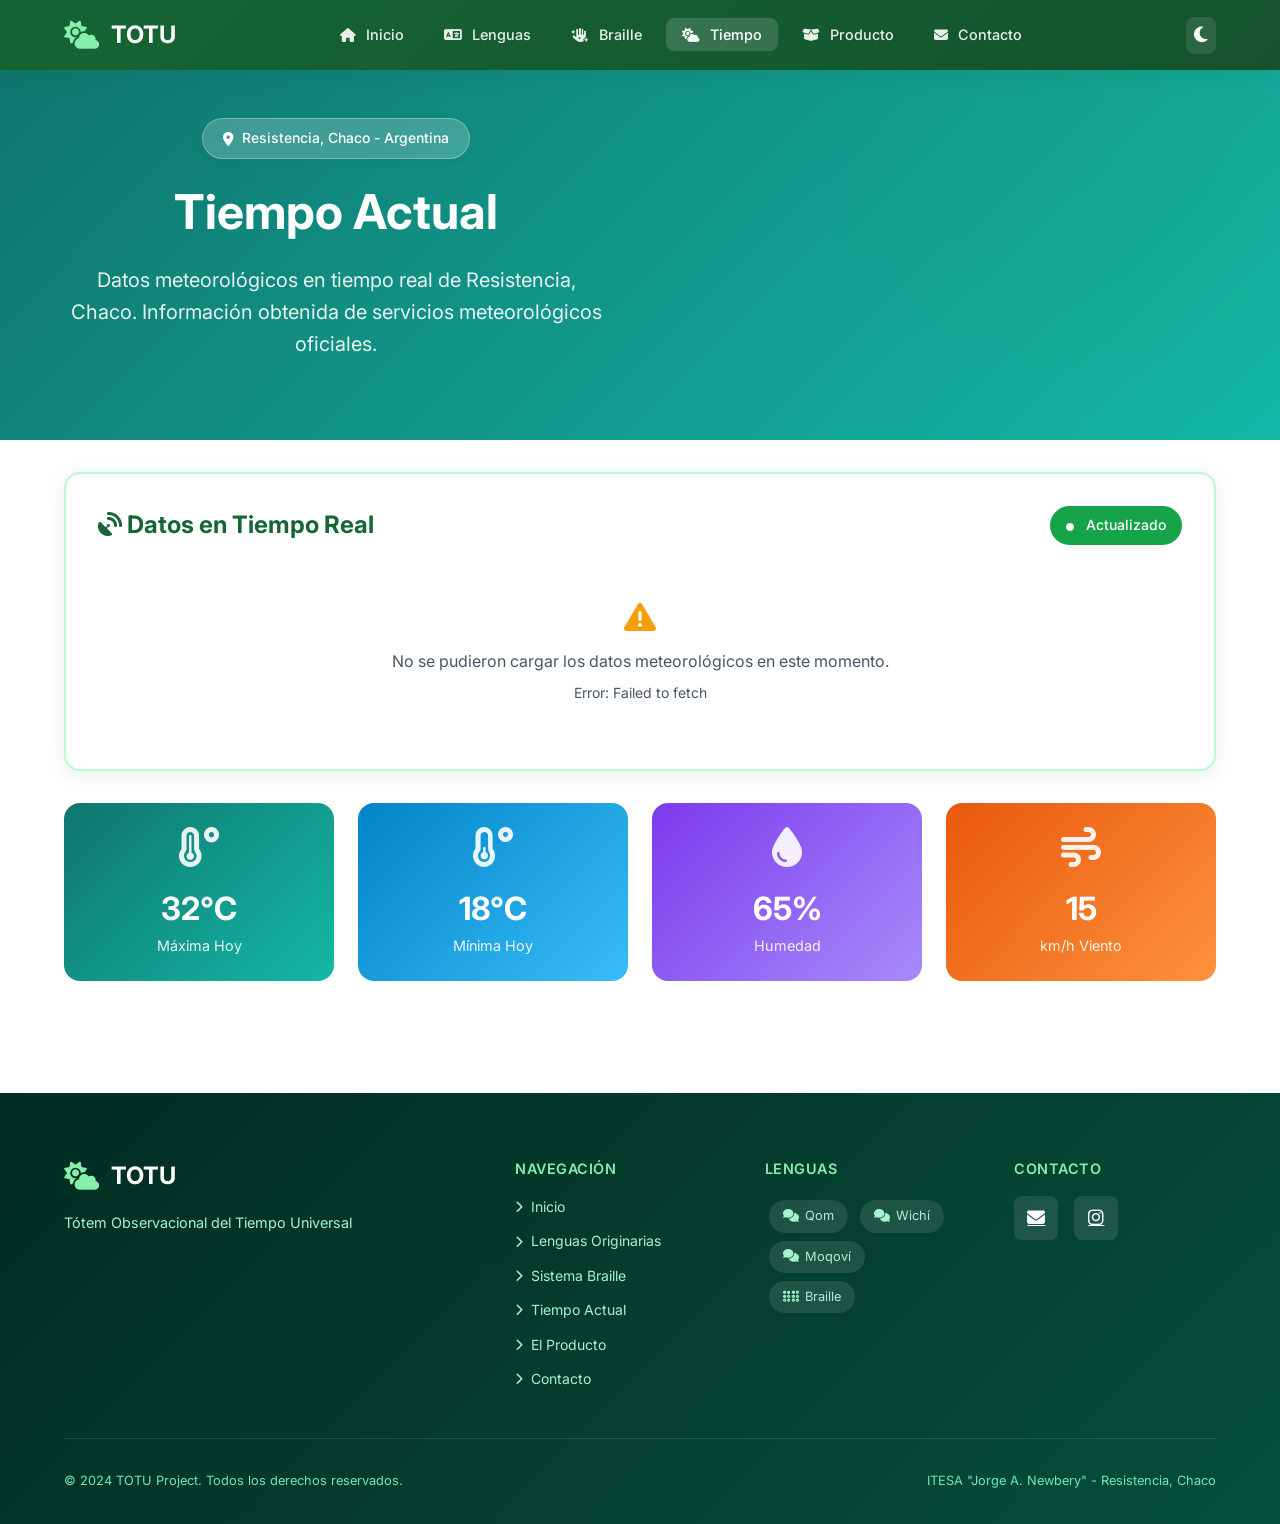
<file: tiempo.html>
<!DOCTYPE html>
<html lang="es">
<head>
    <meta charset="UTF-8">
    <meta name="viewport" content="width=device-width, initial-scale=1.0">
    <title>Tiempo Actual - TOTU</title>
    <link rel="stylesheet" href="styles.css">
    <link href="https://fonts.googleapis.com/css2?family=Inter:wght@300;400;500;600;700&display=swap" rel="stylesheet">
    <link rel="stylesheet" href="https://cdnjs.cloudflare.com/ajax/libs/font-awesome/6.4.0/css/all.min.css">
</head>
<body>
    <!-- Header -->
    <header class="header">
        <div class="container">
            <nav class="navbar">
                <a href="index.html" class="logo">
                    <i class="fas fa-cloud-sun"></i>
                    <span>TOTU</span>
                </a>
                <ul class="nav-links" id="navLinks">
                    <li><a href="index.html"><i class="fas fa-home"></i> Inicio</a></li>
                    <li><a href="lenguas.html"><i class="fas fa-language"></i> Lenguas</a></li>
                    <li><a href="braille.html"><i class="fas fa-hand-sparkles"></i> Braille</a></li>
                    <li><a href="tiempo.html" class="active"><i class="fas fa-cloud-sun"></i> Tiempo</a></li>
                    <li><a href="producto.html"><i class="fas fa-box-open"></i> Producto</a></li>
                    <li><a href="contacto.html"><i class="fas fa-envelope"></i> Contacto</a></li>
                </ul>
                <div class="nav-actions">
                    <button class="btn-icon" id="themeToggle" title="Cambiar tema">
                        <i class="fas fa-moon"></i>
                    </button>
                </div>
                <button class="menu-toggle" id="menuToggle">
                    <i class="fas fa-bars"></i>
                </button>
            </nav>
        </div>
    </header>

    <!-- Tiempo Hero -->
    <section class="hero" style="padding: 3rem 0; background: linear-gradient(135deg, #0f766e 0%, #14b8a6 100%);">
        <div class="container">
            <div class="hero-content" style="text-align: center; color: white; max-width: 800px; margin: 0 auto;">
                <div class="hero-badge" style="background: rgba(255,255,255,0.2); color: white; border: 1px solid rgba(255,255,255,0.3);">
                    <i class="fas fa-map-marker-alt"></i> Resistencia, Chaco - Argentina
                </div>
                <h1 style="color: white;">Tiempo Actual</h1>
                <p class="hero-subtitle" style="color: rgba(255,255,255,0.9); max-width: 100%;">
                    Datos meteorológicos en tiempo real de Resistencia, Chaco. 
                    Información obtenida de servicios meteorológicos oficiales.
                </p>
            </div>
        </div>
    </section>

    <!-- Weather Data -->
    <section class="section" style="padding-top: 2rem;">
        <div class="container">
            <!-- API Weather Card -->
            <div style="background: white; border-radius: var(--radius-xl); padding: 2rem; box-shadow: var(--shadow-card); margin-bottom: 2rem; border: 2px solid var(--border-color);">
                <div style="display: flex; justify-content: space-between; align-items: center; margin-bottom: 1.5rem; flex-wrap: wrap; gap: 1rem;">
                    <h2 style="color: var(--primary); margin: 0;"><i class="fas fa-satellite-dish"></i> Datos en Tiempo Real</h2>
                    <span style="background: var(--success); color: white; padding: 0.5rem 1rem; border-radius: 2rem; font-size: 0.875rem; font-weight: 500;">
                        <i class="fas fa-circle" style="font-size: 0.5rem; margin-right: 0.5rem;"></i> Actualizado
                    </span>
                </div>
                
                <div id="weather-widget" style="text-align: center; padding: 2rem;">
                    <i class="fas fa-spinner fa-spin" style="font-size: 2rem; color: var(--primary);"></i>
                    <p style="margin-top: 1rem; color: var(--text-secondary);">Cargando datos meteorológicos...</p>
                </div>
                
            </div>

            <!-- Forecast Cards -->
            <div style="display: grid; grid-template-columns: repeat(auto-fit, minmax(200px, 1fr)); gap: 1.5rem; margin-bottom: 2rem;">
                <div style="background: linear-gradient(135deg, #0f766e 0%, #14b8a6 100%); color: white; padding: 1.5rem; border-radius: var(--radius-xl); text-align: center;">
                    <i class="fas fa-temperature-high" style="font-size: 2.5rem; margin-bottom: 1rem; opacity: 0.9;"></i>
                    <div style="font-size: 2rem; font-weight: 700;">32°C</div>
                    <div style="font-size: 0.9rem; opacity: 0.9;">Máxima Hoy</div>
                </div>
                
                <div style="background: linear-gradient(135deg, #0284c7 0%, #38bdf8 100%); color: white; padding: 1.5rem; border-radius: var(--radius-xl); text-align: center;">
                    <i class="fas fa-temperature-low" style="font-size: 2.5rem; margin-bottom: 1rem; opacity: 0.9;"></i>
                    <div style="font-size: 2rem; font-weight: 700;">18°C</div>
                    <div style="font-size: 0.9rem; opacity: 0.9;">Mínima Hoy</div>
                </div>
                
                <div style="background: linear-gradient(135deg, #7c3aed 0%, #a78bfa 100%); color: white; padding: 1.5rem; border-radius: var(--radius-xl); text-align: center;">
                    <i class="fas fa-tint" style="font-size: 2.5rem; margin-bottom: 1rem; opacity: 0.9;"></i>
                    <div style="font-size: 2rem; font-weight: 700;">65%</div>
                    <div style="font-size: 0.9rem; opacity: 0.9;">Humedad</div>
                </div>
                
                <div style="background: linear-gradient(135deg, #ea580c 0%, #fb923c 100%); color: white; padding: 1.5rem; border-radius: var(--radius-xl); text-align: center;">
                    <i class="fas fa-wind" style="font-size: 2.5rem; margin-bottom: 1rem; opacity: 0.9;"></i>
                    <div style="font-size: 2rem; font-weight: 700;">15</div>
                    <div style="font-size: 0.9rem; opacity: 0.9;">km/h Viento</div>
                </div>
            </div>

        </div>
    </section>

    <!-- Footer -->
    <footer class="footer">
        <div class="container">
            <div class="footer-content">
                <div class="footer-brand">
                    <div class="logo">
                        <i class="fas fa-cloud-sun"></i>
                        <span>TOTU</span>
                    </div>
                    <p>Tótem Observacional del Tiempo Universal</p>
                </div>
                
                <div class="footer-links">
                    <h4>Navegación</h4>
                    <ul>
                        <li><a href="index.html"><i class="fas fa-chevron-right"></i> Inicio</a></li>
                        <li><a href="lenguas.html"><i class="fas fa-chevron-right"></i> Lenguas Originarias</a></li>
                        <li><a href="braille.html"><i class="fas fa-chevron-right"></i> Sistema Braille</a></li>
                        <li><a href="tiempo.html"><i class="fas fa-chevron-right"></i> Tiempo Actual</a></li>
                        <li><a href="producto.html"><i class="fas fa-chevron-right"></i> El Producto</a></li>
                        <li><a href="contacto.html"><i class="fas fa-chevron-right"></i> Contacto</a></li>
                    </ul>
                </div>
                
                <div class="footer-lenguas">
                    <h4>Lenguas</h4>
                    <div>
                        <span class="lengua-tag"><i class="fas fa-comments"></i> Qom</span>
                        <span class="lengua-tag"><i class="fas fa-comments"></i> Wichí</span>
                        <span class="lengua-tag"><i class="fas fa-comments"></i> Moqoví</span>
                        <span class="lengua-tag"><i class="fas fa-braille"></i> Braille</span>
                    </div>
                </div>
                
                <div class="footer-social">
                    <h4>Contacto</h4>
                    <div class="social-links">
                        <a href="mailto:totu.proyecto@gmail.com"><i class="fas fa-envelope"></i></a>
                        <a href="#"><i class="fab fa-instagram"></i></a>
                    </div>
                </div>
            </div>
            
            <div class="footer-bottom">
                <p>&copy; 2024 TOTU Project. Todos los derechos reservados.</p>
                <p>ITESA "Jorge A. Newbery" - Resistencia, Chaco</p>
            </div>
        </div>
    </footer>

    <script>
        const menuToggle = document.getElementById('menuToggle');
        const navLinks = document.getElementById('navLinks');
        const themeToggle = document.getElementById('themeToggle');
        
        if (menuToggle) {
            menuToggle.addEventListener('click', () => navLinks.classList.toggle('active'));
        }
        
        function initTheme() {
            const savedTheme = localStorage.getItem('totu-theme') || 'light';
            document.documentElement.setAttribute('data-theme', savedTheme);
            if (themeToggle) {
                const icon = themeToggle.querySelector('i');
                if (icon) icon.className = savedTheme === 'dark' ? 'fas fa-sun' : 'fas fa-moon';
            }
        }
        
        function toggleTheme() {
            const currentTheme = document.documentElement.getAttribute('data-theme');
            const newTheme = currentTheme === 'dark' ? 'light' : 'dark';
            document.documentElement.setAttribute('data-theme', newTheme);
            localStorage.setItem('totu-theme', newTheme);
            if (themeToggle) {
                const icon = themeToggle.querySelector('i');
                if (icon) icon.className = newTheme === 'dark' ? 'fas fa-sun' : 'fas fa-moon';
            }
        }
        
        if (themeToggle) themeToggle.addEventListener('click', toggleTheme);
        initTheme();
        
        // Fetch weather data for Resistencia, Chaco
        async function fetchWeather() {
            const widget = document.getElementById('weather-widget');
            try {
                // Open-Meteo API - no API key needed
                const response = await fetch('https://api.open-meteo.com/v1/forecast?latitude=-27.4515&longitude=-58.9857&current=temperature_2m,relative_humidity_2m,apparent_temperature,is_day,precipitation,weather_code,wind_speed_10m,wind_direction_10m&timezone=America%2FArgentina%2FCordoba');
                
                if (!response.ok) throw new Error('Error fetching data');
                
                const data = await response.json();
                const current = data.current;
                
                // Weather codes mapping
                const weatherCodes = {
                    0: { icon: 'fa-sun', text: 'Despejado', color: '#f59e0b' },
                    1: { icon: 'fa-cloud-sun', text: 'Mayormente despejado', color: '#f59e0b' },
                    2: { icon: 'fa-cloud-sun', text: 'Parcialmente nublado', color: '#64748b' },
                    3: { icon: 'fa-cloud', text: 'Nublado', color: '#64748b' },
                    45: { icon: 'fa-smog', text: 'Niebla', color: '#94a3b8' },
                    48: { icon: 'fa-smog', text: 'Niebla con escarcha', color: '#94a3b8' },
                    51: { icon: 'fa-cloud-rain', text: 'Llovizna ligera', color: '#3b82f6' },
                    53: { icon: 'fa-cloud-rain', text: 'Llovizna moderada', color: '#3b82f6' },
                    55: { icon: 'fa-cloud-showers-heavy', text: 'Llovizna intensa', color: '#3b82f6' },
                    61: { icon: 'fa-cloud-rain', text: 'Lluvia ligera', color: '#3b82f6' },
                    63: { icon: 'fa-cloud-rain', text: 'Lluvia moderada', color: '#3b82f6' },
                    65: { icon: 'fa-cloud-showers-heavy', text: 'Lluvia intensa', color: '#3b82f6' },
                    95: { icon: 'fa-bolt', text: 'Tormenta', color: '#dc2626' }
                };
                
                const weather = weatherCodes[current.weather_code] || { icon: 'fa-cloud', text: 'Desconocido', color: '#64748b' };
                const isDay = current.is_day ? 'Día' : 'Noche';
                
                widget.innerHTML = `
                    <div style="display: flex; align-items: center; justify-content: center; gap: 2rem; flex-wrap: wrap;">
                        <div style="text-align: center;">
                            <i class="fas ${weather.icon}" style="font-size: 5rem; color: ${weather.color}; margin-bottom: 1rem;"></i>
                            <div style="font-size: 1.25rem; font-weight: 600; color: var(--text-primary);">${weather.text}</div>
                            <div style="font-size: 0.9rem; color: var(--text-secondary);">${isDay}</div>
                        </div>
                        <div style="text-align: left;">
                            <div style="font-size: 4rem; font-weight: 700; color: var(--primary);">${Math.round(current.temperature_2m)}°C</div>
                            <div style="color: var(--text-secondary); margin-bottom: 1rem;">Sensación térmica: ${Math.round(current.apparent_temperature)}°C</div>
                            <div style="display: grid; grid-template-columns: repeat(2, 1fr); gap: 1rem; font-size: 0.9rem; color: var(--text-secondary);">
                                <div><i class="fas fa-tint" style="color: #3b82f6;"></i> ${current.relative_humidity_2m}% Humedad</div>
                                <div><i class="fas fa-wind" style="color: #0d9488;"></i> ${current.wind_speed_10m} km/h</div>
                                <div><i class="fas fa-location-arrow" style="color: #7c3aed;"></i> ${getWindDirection(current.wind_direction_10m)}</div>
                                <div><i class="fas fa-umbrella" style="color: #0284c7;"></i> ${current.precipitation} mm</div>
                            </div>
                        </div>
                    </div>
                    <div style="margin-top: 1.5rem; padding-top: 1rem; border-top: 1px solid var(--border-color); font-size: 0.8rem; color: var(--text-muted);">
                        <i class="fas fa-clock"></i> Actualizado: ${new Date().toLocaleString('es-AR')}
                    </div>
                `;
            } catch (error) {
                widget.innerHTML = `
                    <div style="color: var(--text-secondary);">
                        <i class="fas fa-exclamation-triangle" style="font-size: 2rem; color: var(--warning); margin-bottom: 1rem;"></i>
                        <p>No se pudieron cargar los datos meteorológicos en este momento.</p>
                        <p style="font-size: 0.875rem; margin-top: 0.5rem;">Error: ${error.message}</p>
                    </div>
                `;
            }
        }
        
        function getWindDirection(degrees) {
            const directions = ['N', 'NNE', 'NE', 'ENE', 'E', 'ESE', 'SE', 'SSE', 'S', 'SSO', 'SO', 'OSO', 'O', 'ONO', 'NO', 'NNO'];
            const index = Math.round(degrees / 22.5) % 16;
            return directions[index];
        }
        
        fetchWeather();
        // Update every 10 minutes
        setInterval(fetchWeather, 600000);
    </script>
</body>
</html>
</file>
<file: styles.css>
/* ========================================
   TOTU - Tótem Observacional del Tiempo Universal
   Tema Ecológico Limpio - Lenguas Originarias & Braille
   ======================================== */

/* CSS Variables - Tema Verde Naturaleza */
:root {
    /* Colores primarios - Verde naturaleza */
    --primary: #166534;
    --primary-dark: #14532d;
    --primary-light: #dcfce7;
    --primary-soft: #bbf7d0;
    
    /* Colores secundarios - Tierra y cielo */
    --secondary: #059669;
    --secondary-light: #ccfbf1;
    --secondary-soft: #99f6e4;
    
    /* Colores de acento */
    --accent: #65a30d;
    --accent-light: #ecfccb;
    --accent-warm: #d97706;
    
    /* Colores lenguas */
    --qom-color: #059669;
    --qom-light: #d1fae5;
    --wichi-color: #0891b2;
    --wichi-light: #cffafe;
    --moqovi-color: #7c3aed;
    --moqovi-light: #ede9fe;
    --braille-color: #dc2626;
    --braille-light: #fee2e2;
    
    /* Estados */
    --danger: #dc2626;
    --warning: #f59e0b;
    --success: #16a34a;
    --info: #0891b2;
    
    /* Fondos */
    --bg-primary: #ffffff;
    --bg-secondary: #f0fdf4;
    --bg-tertiary: #ecfdf5;
    --bg-dark: #022c22;
    --bg-cream: #fefce8;
    --bg-mint: #f0fdf4;
    
    /* Texto */
    --text-primary: #1e293b;
    --text-secondary: #475569;
    --text-light: #64748b;
    --text-muted: #94a3b8;
    
    /* Bordes */
    --border-color: #bbf7d0;
    --border-soft: #d1fae5;
    --border-focus: #22c55e;
    
    /* Sombras con tinte verde */
    --shadow-sm: 0 1px 2px rgba(22, 101, 52, 0.05);
    --shadow: 0 4px 6px -1px rgba(22, 101, 52, 0.1);
    --shadow-lg: 0 10px 15px -3px rgba(22, 101, 52, 0.1);
    --shadow-xl: 0 20px 25px -5px rgba(22, 101, 52, 0.15);
    --shadow-card: 0 4px 20px rgba(22, 101, 52, 0.1);
    
    /* Radios */
    --radius-sm: 0.375rem;
    --radius: 0.5rem;
    --radius-lg: 0.75rem;
    --radius-xl: 1rem;
    --radius-2xl: 1.5rem;
    
    /* Transiciones */
    --transition: all 0.3s ease;
    
    /* Tipografía */
    --font-sans: 'Inter', -apple-system, BlinkMacSystemFont, 'Segoe UI', sans-serif;
}

/* Dark Theme - Verde oscuro */
[data-theme="dark"] {
    --bg-primary: #064e3b;
    --bg-secondary: #065f46;
    --bg-tertiary: #047857;
    --text-primary: #f0fdf4;
    --text-secondary: #a7f3d0;
    --text-light: #6ee7b7;
    --border-color: #059669;
    --border-soft: #10b981;
}

/* Reset & Base */
*, *::before, *::after {
    box-sizing: border-box;
    margin: 0;
    padding: 0;
}

html {
    scroll-behavior: smooth;
}

/* Transición suave para cambio de tema */
body, .header, .card, .feature-card, .device-card, .lengua-card, 
.braille-demo, .content-block, .contact-form, .info-card,
.sectors-list, .stat-card, .alert-item, .filter-bar, .form-control,
.btn, .btn-icon, .totem-device, .totem-screen {
    transition: background-color 0.5s ease, color 0.5s ease, border-color 0.5s ease, box-shadow 0.5s ease;
}

body {
    font-family: var(--font-sans);
    background: var(--bg-primary);
    color: var(--text-primary);
    line-height: 1.6;
    min-height: 100vh;
}

.container {
    max-width: 1200px;
    margin: 0 auto;
    padding: 0 1.5rem;
}

/* Header & Navigation - Verde bosque */
.header {
    background: linear-gradient(135deg, var(--primary) 0%, var(--primary-dark) 100%);
    color: white;
    position: sticky;
    top: 0;
    z-index: 100;
    box-shadow: var(--shadow-lg);
}

.navbar {
    display: flex;
    align-items: center;
    justify-content: space-between;
    padding: 1rem 0;
}

.logo {
    display: flex;
    align-items: center;
    gap: 0.75rem;
    font-size: 1.5rem;
    font-weight: 700;
    color: white;
    text-decoration: none;
}

.logo i {
    font-size: 1.75rem;
    color: #86efac;
}

.nav-links {
    display: flex;
    list-style: none;
    gap: 0.5rem;
}

.nav-links a {
    color: rgba(255,255,255,0.9);
    text-decoration: none;
    font-weight: 500;
    font-size: 0.9rem;
    padding: 0.5rem 1rem;
    border-radius: var(--radius);
    transition: var(--transition);
    position: relative;
}

.nav-links a:hover,
.nav-links a.active {
    background: rgba(255,255,255,0.15);
    color: white;
}

.nav-links a i {
    margin-right: 0.375rem;
    font-size: 0.875rem;
}

.nav-actions {
    display: flex;
    align-items: center;
    gap: 1rem;
}

.btn-icon {
    background: rgba(255,255,255,0.1);
    border: none;
    color: white;
    font-size: 1.125rem;
    cursor: pointer;
    padding: 0.5rem;
    border-radius: var(--radius);
    transition: var(--transition);
}

.btn-icon:hover {
    background: rgba(255,255,255,0.25);
}

.menu-toggle {
    display: none;
    background: none;
    border: none;
    font-size: 1.5rem;
    color: white;
    cursor: pointer;
}

/* Buttons - Estilo orgánico */
.btn {
    display: inline-flex;
    align-items: center;
    justify-content: center;
    gap: 0.5rem;
    padding: 0.625rem 1.25rem;
    font-size: 0.875rem;
    font-weight: 500;
    border-radius: var(--radius-lg);
    border: none;
    cursor: pointer;
    transition: var(--transition);
    text-decoration: none;
}

.btn-primary {
    background: linear-gradient(135deg, var(--success) 0%, var(--primary) 100%);
    color: white;
    box-shadow: 0 4px 14px rgba(22, 101, 52, 0.3);
}

.btn-primary:hover {
    transform: translateY(-2px);
    box-shadow: 0 6px 20px rgba(22, 101, 52, 0.4);
}

.btn-secondary {
    background: linear-gradient(135deg, var(--secondary) 0%, #0f766e 100%);
    color: white;
}

.btn-outline {
    background: transparent;
    color: white;
    border: 2px solid rgba(255,255,255,0.5);
}

.btn-outline:hover {
    background: rgba(255,255,255,0.15);
    border-color: white;
}

.btn-accent {
    background: linear-gradient(135deg, var(--accent) 0%, var(--accent-warm) 100%);
    color: white;
}

.btn-lg {
    padding: 0.875rem 2rem;
    font-size: 1rem;
}

.btn-sm {
    padding: 0.375rem 0.75rem;
    font-size: 0.75rem;
}

.btn-block {
    width: 100%;
}

/* Hero Section - Verde naturaleza */
.hero {
    padding: 5rem 0;
    background: linear-gradient(135deg, var(--bg-secondary) 0%, var(--primary-light) 50%, var(--secondary-light) 100%);
    position: relative;
    overflow: hidden;
}

.hero::before {
    content: '';
    position: absolute;
    top: -50%;
    right: -10%;
    width: 600px;
    height: 600px;
    background: radial-gradient(circle, rgba(22, 163, 74, 0.1) 0%, transparent 70%);
    border-radius: 50%;
}

.hero .container {
    display: grid;
    grid-template-columns: 1fr 1fr;
    gap: 4rem;
    align-items: center;
    position: relative;
    z-index: 1;
}

.hero-badge {
    display: inline-flex;
    align-items: center;
    gap: 0.5rem;
    background: linear-gradient(135deg, var(--success) 0%, var(--primary) 100%);
    color: white;
    padding: 0.5rem 1.25rem;
    border-radius: 2rem;
    font-size: 0.875rem;
    font-weight: 500;
    margin-bottom: 1.5rem;
    box-shadow: var(--shadow);
}

.hero h1 {
    font-size: 3rem;
    font-weight: 700;
    line-height: 1.2;
    margin-bottom: 1.5rem;
    color: var(--primary-dark);
}

.hero-subtitle {
    font-size: 1.25rem;
    color: var(--text-secondary);
    margin-bottom: 2rem;
    max-width: 500px;
}

.hero-features {
    display: flex;
    flex-wrap: wrap;
    gap: 0.75rem;
    margin-bottom: 2.5rem;
}

.feature-tag {
    display: inline-flex;
    align-items: center;
    gap: 0.375rem;
    background: white;
    border: 2px solid var(--border-color);
    padding: 0.5rem 1rem;
    border-radius: 2rem;
    font-size: 0.875rem;
    color: var(--primary);
    font-weight: 500;
    box-shadow: var(--shadow-sm);
}

.hero-cta {
    display: flex;
    gap: 1rem;
    flex-wrap: wrap;
}

/* Totem Preview */
.hero-visual {
    display: flex;
    justify-content: center;
    align-items: center;
}

.totem-device {
    width: 200px;
    background: linear-gradient(145deg, var(--primary-dark) 0%, #052e16 100%);
    border-radius: var(--radius-xl);
    padding: 2rem;
    box-shadow: var(--shadow-xl);
    position: relative;
    border: 4px solid #86efac;
}

.totem-screen {
    background: linear-gradient(135deg, #22c55e 0%, #16a34a 100%);
    border-radius: var(--radius-lg);
    padding: 1.5rem;
    text-align: center;
    color: white;
    margin-bottom: 1rem;
    box-shadow: inset 0 2px 10px rgba(0,0,0,0.1);
}

.weather-icon {
    font-size: 3rem;
    margin-bottom: 0.5rem;
}

.temp-display {
    font-size: 2rem;
    font-weight: 700;
}

.weather-desc {
    font-size: 0.875rem;
    opacity: 0.9;
}

.totem-lights {
    display: flex;
    justify-content: center;
    gap: 0.75rem;
    margin-bottom: 1rem;
}

.light {
    width: 24px;
    height: 24px;
    border-radius: 50%;
    background: #374151;
    border: 2px solid #4b5563;
}

.light.green { 
    background: #22c55e; 
    box-shadow: 0 0 15px #22c55e, inset 0 2px 5px rgba(255,255,255,0.3);
    border-color: #16a34a;
}
.light.yellow { 
    background: #eab308; 
    box-shadow: 0 0 10px #eab308;
    border-color: #ca8a04;
}
.light.red { 
    background: #ef4444; 
    box-shadow: 0 0 10px #ef4444;
    border-color: #dc2626;
}

.braille-dots {
    text-align: center;
    color: #86efac;
    font-size: 1.25rem;
    letter-spacing: 2px;
    font-weight: 600;
}

/* Sección Lenguas Originarias */
.lenguas-section {
    padding: 5rem 0;
    background: linear-gradient(135deg, var(--bg-warm) 0%, var(--earth-light) 100%);
}

.lenguas-grid {
    display: grid;
    grid-template-columns: repeat(3, 1fr);
    gap: 2rem;
    margin-top: 3rem;
}

.lengua-card {
    background: white;
    border-radius: var(--radius-xl);
    padding: 2rem;
    box-shadow: var(--shadow-lg);
    border-top: 5px solid;
    transition: var(--transition);
}

.lengua-card:hover {
    transform: translateY(-8px);
    box-shadow: var(--shadow-xl);
}

.lengua-card.qom { border-color: var(--qom-color); }
.lengua-card.wichi { border-color: var(--wichi-color); }
.lengua-card.moqovi { border-color: var(--moqovi-color); }

.lengua-header {
    display: flex;
    align-items: center;
    gap: 1rem;
    margin-bottom: 1.5rem;
}

.lengua-icon {
    width: 60px;
    height: 60px;
    border-radius: var(--radius-lg);
    display: flex;
    align-items: center;
    justify-content: center;
    font-size: 1.75rem;
    color: white;
}

.lengua-card.qom .lengua-icon { background: linear-gradient(135deg, var(--qom-color) 0%, #047857 100%); }
.lengua-card.wichi .lengua-icon { background: linear-gradient(135deg, var(--wichi-color) 0%, #0e7490 100%); }
.lengua-card.moqovi .lengua-icon { background: linear-gradient(135deg, var(--moqovi-color) 0%, #6d28d9 100%); }

.lengua-title {
    font-size: 1.5rem;
    font-weight: 700;
    color: var(--text-primary);
}

.lengua-subtitle {
    font-size: 0.875rem;
    color: var(--text-secondary);
}

.lengua-content h4 {
    font-size: 1rem;
    font-weight: 600;
    color: var(--primary);
    margin: 1.5rem 0 0.75rem;
    display: flex;
    align-items: center;
    gap: 0.5rem;
}

.lengua-content ul {
    list-style: none;
    padding: 0;
}

.lengua-content li {
    padding: 0.5rem 0;
    border-bottom: 1px dashed var(--border-soft);
    font-size: 0.9rem;
    color: var(--text-secondary);
    display: flex;
    align-items: flex-start;
    gap: 0.5rem;
}

.lengua-content li::before {
    content: '•';
    color: var(--primary);
    font-weight: bold;
}

/* Sección Braille */
.braille-section {
    padding: 5rem 0;
    background: linear-gradient(135deg, #fef2f2 0%, #fee2e2 100%);
}

.braille-content {
    display: grid;
    grid-template-columns: 1fr 1fr;
    gap: 3rem;
    align-items: center;
}

.braille-info h3 {
    font-size: 1.5rem;
    color: var(--braille-color);
    margin-bottom: 1rem;
    display: flex;
    align-items: center;
    gap: 0.75rem;
}

.braille-demo {
    background: white;
    border-radius: var(--radius-xl);
    padding: 2rem;
    box-shadow: var(--shadow-lg);
    text-align: center;
}

.braille-cell {
    display: inline-grid;
    grid-template-columns: repeat(2, 1fr);
    gap: 4px;
    margin: 0.5rem;
}

.braille-dot {
    width: 16px;
    height: 16px;
    border-radius: 50%;
    background: #e5e7eb;
    border: 2px solid #d1d5db;
}

.braille-dot.active {
    background: var(--braille-color);
    border-color: #991b1b;
    box-shadow: 0 2px 5px rgba(220, 38, 38, 0.3);
}

/* Stats Bar */
.stats-bar {
    background: var(--bg-secondary);
    padding: 2.5rem 0;
    border-top: 4px solid var(--primary);
    border-bottom: 4px solid var(--primary);
}

.stats-grid {
    display: grid;
    grid-template-columns: repeat(4, 1fr);
    gap: 1.5rem;
}

.stat-card {
    display: flex;
    align-items: center;
    gap: 1rem;
    padding: 1.5rem;
    background: white;
    border-radius: var(--radius-lg);
    box-shadow: var(--shadow);
    transition: var(--transition);
    border-left: 4px solid var(--primary);
}

.stat-card:hover {
    transform: translateY(-4px);
    box-shadow: var(--shadow-lg);
}

.stat-icon {
    width: 56px;
    height: 56px;
    background: linear-gradient(135deg, var(--primary) 0%, var(--success) 100%);
    color: white;
    border-radius: var(--radius);
    display: flex;
    align-items: center;
    justify-content: center;
    font-size: 1.5rem;
}

.stat-value {
    font-size: 2rem;
    font-weight: 700;
    color: var(--primary);
}

.stat-label {
    font-size: 0.875rem;
    color: var(--text-secondary);
    font-weight: 500;
}

/* Sections */
.section {
    padding: 5rem 0;
}

.section-alt {
    background: var(--bg-secondary);
}

.section-green {
    background: linear-gradient(135deg, var(--primary-dark) 0%, var(--primary) 100%);
    color: white;
}

.section-green .section-header h2,
.section-green .section-header p {
    color: white;
}

.section-header {
    text-align: center;
    margin-bottom: 3rem;
}

.section-header h2 {
    font-size: 2.5rem;
    font-weight: 700;
    margin-bottom: 0.75rem;
    color: var(--primary-dark);
}

.section-header h2 i {
    color: var(--success);
    margin-right: 0.75rem;
}

.section-header p {
    color: var(--text-secondary);
    font-size: 1.125rem;
}

/* Cards */
.dashboard-grid {
    display: grid;
    grid-template-columns: repeat(3, 1fr);
    gap: 1.5rem;
}

.card {
    background: white;
    border: 2px solid var(--border-color);
    border-radius: var(--radius-xl);
    overflow: hidden;
    transition: var(--transition);
}

.card:hover {
    box-shadow: var(--shadow-lg);
    border-color: var(--primary);
}

.card-large {
    grid-column: span 2;
    grid-row: span 2;
}

.card-wide {
    grid-column: span 2;
}

.card-header {
    display: flex;
    align-items: center;
    justify-content: space-between;
    padding: 1.25rem;
    border-bottom: 2px solid var(--border-soft);
    background: var(--bg-secondary);
}

.card-header h3 {
    font-size: 1.1rem;
    font-weight: 600;
    display: flex;
    align-items: center;
    gap: 0.5rem;
    color: var(--primary);
}

.card-header h3 i {
    color: var(--success);
}

.card-body {
    padding: 1.5rem;
}

.badge {
    padding: 0.25rem 0.75rem;
    border-radius: 2rem;
    font-size: 0.75rem;
    font-weight: 500;
}

.badge-success {
    background: var(--primary-light);
    color: var(--primary);
}

/* Map Placeholder */
.map-placeholder {
    background: linear-gradient(135deg, #e0f2fe 0%, #dcfce7 100%);
    border-radius: var(--radius-lg);
    min-height: 300px;
    position: relative;
    overflow: hidden;
    border: 2px solid var(--border-color);
}

.map-devices {
    position: absolute;
    top: 0;
    left: 0;
    right: 0;
    bottom: 0;
}

.map-device {
    position: absolute;
    transform: translate(-50%, -50%);
    cursor: pointer;
}

.map-device i {
    font-size: 1.5rem;
    filter: drop-shadow(0 2px 4px rgba(0,0,0,0.2));
}

.map-device .tooltip {
    position: absolute;
    bottom: 100%;
    left: 50%;
    transform: translateX(-50%);
    background: var(--text-primary);
    color: white;
    padding: 0.5rem 0.75rem;
    border-radius: var(--radius);
    font-size: 0.75rem;
    white-space: nowrap;
    opacity: 0;
    visibility: hidden;
    transition: var(--transition);
}

.map-device:hover .tooltip {
    opacity: 1;
    visibility: visible;
}

.map-legend {
    position: absolute;
    bottom: 1rem;
    left: 1rem;
    background: white;
    padding: 0.75rem 1rem;
    border-radius: var(--radius);
    box-shadow: var(--shadow);
    display: flex;
    gap: 1rem;
    font-size: 0.75rem;
}

.map-legend span {
    display: flex;
    align-items: center;
    gap: 0.375rem;
}

.text-success { color: var(--success); }
.text-warning { color: var(--warning); }
.text-info { color: var(--secondary); }

/* Weather Current */
.weather-current {
    text-align: center;
}

.weather-main {
    margin-bottom: 1.5rem;
}

.weather-main i {
    font-size: 4rem;
    color: var(--warning);
    display: block;
    margin-bottom: 0.5rem;
}

.weather-main .temp {
    font-size: 3rem;
    font-weight: 700;
    color: var(--primary);
}

.weather-details {
    display: flex;
    flex-direction: column;
    gap: 0.75rem;
}

.weather-details .detail {
    display: flex;
    align-items: center;
    gap: 0.75rem;
    color: var(--text-secondary);
    font-size: 0.875rem;
}

.weather-details .detail i {
    width: 24px;
    color: var(--success);
}

/* Alerts List */
.alerts-list {
    display: flex;
    flex-direction: column;
    gap: 0.75rem;
    max-height: 300px;
    overflow-y: auto;
}

.alert-item {
    display: flex;
    align-items: flex-start;
    gap: 0.75rem;
    padding: 1rem;
    border-radius: var(--radius);
    border-left: 4px solid;
}

.alert-item.alert-critico { background: #fef2f2; border-color: var(--danger); }
.alert-item.alert-alto { background: #fff7ed; border-color: var(--warning); }
.alert-item.alert-medio { background: #fffbeb; border-color: #eab308; }
.alert-item.alert-bajo { background: #f0fdf4; border-color: var(--success); }

.alert-icon {
    width: 36px;
    height: 36px;
    border-radius: 50%;
    display: flex;
    align-items: center;
    justify-content: center;
    flex-shrink: 0;
}

.alert-critico .alert-icon { background: #fecaca; color: var(--danger); }
.alert-alto .alert-icon { background: #fed7aa; color: var(--warning); }
.alert-medio .alert-icon { background: #fde68a; color: #eab308; }
.alert-bajo .alert-icon { background: #bbf7d0; color: var(--success); }

.alert-content {
    flex: 1;
}

.alert-title {
    font-weight: 600;
    font-size: 0.875rem;
    color: var(--text-primary);
}

.alert-meta {
    font-size: 0.75rem;
    color: var(--text-secondary);
    margin-top: 0.25rem;
}

/* Chart Container */
.chart-container {
    height: 250px;
    position: relative;
}

/* Filters */
.filters-bar {
    display: flex;
    align-items: flex-end;
    gap: 1rem;
    margin-bottom: 2rem;
    flex-wrap: wrap;
    background: white;
    padding: 1.5rem;
    border-radius: var(--radius-lg);
    box-shadow: var(--shadow);
}

.filter-group {
    display: flex;
    flex-direction: column;
    gap: 0.375rem;
}

.filter-group label {
    font-size: 0.75rem;
    font-weight: 600;
    color: var(--primary);
    text-transform: uppercase;
    letter-spacing: 0.5px;
}

/* Devices Grid */
.devices-grid {
    display: grid;
    grid-template-columns: repeat(auto-fill, minmax(320px, 1fr));
    gap: 1.5rem;
}

.device-card {
    background: white;
    border: 2px solid var(--border-color);
    border-radius: var(--radius-xl);
    padding: 1.5rem;
    transition: var(--transition);
}

.device-card:hover {
    box-shadow: var(--shadow-lg);
    transform: translateY(-4px);
    border-color: var(--primary);
}

.device-header {
    display: flex;
    align-items: flex-start;
    justify-content: space-between;
    margin-bottom: 1rem;
}

.device-icon {
    width: 56px;
    height: 56px;
    background: linear-gradient(135deg, var(--primary-light) 0%, var(--primary-soft) 100%);
    color: var(--primary);
    border-radius: var(--radius-lg);
    display: flex;
    align-items: center;
    justify-content: center;
    font-size: 1.5rem;
}

.device-status {
    padding: 0.375rem 1rem;
    border-radius: 2rem;
    font-size: 0.75rem;
    font-weight: 600;
}

.device-status.activo { background: var(--primary-light); color: var(--success); }
.device-status.inactivo { background: #f1f5f9; color: var(--text-secondary); }
.device-status.mantenimiento { background: #fef3c7; color: #d97706; }

.device-name {
    font-size: 1.25rem;
    font-weight: 600;
    color: var(--text-primary);
    margin-bottom: 0.25rem;
}

.device-location {
    font-size: 0.875rem;
    color: var(--text-secondary);
    display: flex;
    align-items: center;
    gap: 0.375rem;
    margin-bottom: 1rem;
}

.device-stats {
    display: grid;
    grid-template-columns: repeat(2, 1fr);
    gap: 1rem;
    padding-top: 1rem;
    border-top: 2px solid var(--border-soft);
}

.device-stat {
    text-align: center;
}

.device-stat-value {
    font-size: 1.5rem;
    font-weight: 700;
    color: var(--primary);
}

.device-stat-label {
    font-size: 0.75rem;
    color: var(--text-secondary);
    font-weight: 500;
}

.device-features {
    display: flex;
    gap: 0.5rem;
    flex-wrap: wrap;
    margin-top: 1rem;
}

.device-feature {
    font-size: 0.75rem;
    padding: 0.375rem 0.75rem;
    background: var(--bg-secondary);
    border-radius: var(--radius-sm);
    color: var(--primary);
    font-weight: 500;
}

/* Features Section */
.features-grid {
    display: grid;
    grid-template-columns: repeat(3, 1fr);
    gap: 2rem;
}

.feature-card {
    background: white;
    border: 2px solid var(--border-color);
    border-radius: var(--radius-xl);
    padding: 2.5rem 2rem;
    text-align: center;
    transition: var(--transition);
}

.feature-card:hover {
    box-shadow: var(--shadow-xl);
    transform: translateY(-8px);
    border-color: var(--primary);
}

.feature-icon {
    width: 80px;
    height: 80px;
    background: linear-gradient(135deg, var(--primary) 0%, var(--success) 100%);
    color: white;
    border-radius: var(--radius-xl);
    display: flex;
    align-items: center;
    justify-content: center;
    font-size: 2rem;
    margin: 0 auto 1.5rem;
    box-shadow: 0 10px 25px rgba(22, 101, 52, 0.3);
}

.feature-card h3 {
    font-size: 1.375rem;
    font-weight: 600;
    margin-bottom: 0.75rem;
    color: var(--primary-dark);
}

.feature-card p {
    color: var(--text-secondary);
    font-size: 0.95rem;
    line-height: 1.7;
}

/* Contact Section */
.contact-section {
    padding: 5rem 0;
    background: linear-gradient(135deg, var(--bg-secondary) 0%, var(--bg-tertiary) 100%);
}

.contact-layout {
    display: grid;
    grid-template-columns: 1fr 1.5fr;
    gap: 3rem;
}

.contact-info {
    display: flex;
    flex-direction: column;
    gap: 1.5rem;
}

.info-card {
    display: flex;
    align-items: flex-start;
    gap: 1rem;
    padding: 1.5rem;
    background: white;
    border-radius: var(--radius-xl);
    border: 2px solid var(--border-color);
    transition: var(--transition);
}

.info-card:hover {
    border-color: var(--primary);
    box-shadow: var(--shadow);
}

.info-card i {
    width: 48px;
    height: 48px;
    background: linear-gradient(135deg, var(--primary) 0%, var(--success) 100%);
    color: white;
    border-radius: var(--radius);
    display: flex;
    align-items: center;
    justify-content: center;
    font-size: 1.25rem;
    flex-shrink: 0;
}

.info-card h4 {
    font-size: 0.875rem;
    font-weight: 600;
    color: var(--primary);
    text-transform: uppercase;
    letter-spacing: 0.5px;
    margin-bottom: 0.25rem;
}

.info-card p {
    color: var(--text-primary);
    font-weight: 500;
}

.sectors-list {
    background: white;
    border: 2px solid var(--border-color);
    border-radius: var(--radius-xl);
    padding: 1.5rem;
}

.sectors-list h4 {
    font-size: 1.125rem;
    font-weight: 600;
    margin-bottom: 1rem;
    color: var(--primary);
    display: flex;
    align-items: center;
    gap: 0.5rem;
}

.sectors-list ul {
    list-style: none;
    display: flex;
    flex-direction: column;
    gap: 0.75rem;
}

.sectors-list li {
    display: flex;
    align-items: center;
    gap: 0.75rem;
    color: var(--text-secondary);
    font-size: 0.9rem;
    padding: 0.5rem 0;
    border-bottom: 1px dashed var(--border-soft);
}

.sectors-list li:last-child {
    border-bottom: none;
}

.sectors-list li i {
    color: var(--success);
}

/* Form Styles */
.contact-form {
    background: white;
    border: 2px solid var(--border-color);
    border-radius: var(--radius-xl);
    padding: 2.5rem;
}

.form-row {
    display: grid;
    grid-template-columns: 1fr 1fr;
    gap: 1rem;
}

.form-group {
    margin-bottom: 1.25rem;
}

.form-group label {
    display: block;
    font-size: 0.875rem;
    font-weight: 600;
    color: var(--primary);
    margin-bottom: 0.5rem;
}

.form-control {
    width: 100%;
    padding: 0.875rem 1rem;
    font-size: 0.95rem;
    border: 2px solid var(--border-color);
    border-radius: var(--radius);
    background: white;
    color: var(--text-primary);
    transition: var(--transition);
}

.form-control:focus {
    outline: none;
    border-color: var(--primary);
    box-shadow: 0 0 0 4px var(--primary-light);
}

textarea.form-control {
    resize: vertical;
    min-height: 120px;
}

.form-select {
    appearance: none;
    background-image: url("data:image/svg+xml,%3Csvg xmlns='http://www.w3.org/2000/svg' fill='none' viewBox='0 0 20 20'%3E%3Cpath stroke='%23166534' stroke-linecap='round' stroke-linejoin='round' stroke-width='1.5' d='M6 8l4 4 4-4'/%3E%3C/svg%3E");
    background-position: right 0.75rem center;
    background-repeat: no-repeat;
    background-size: 1.5em;
    padding-right: 2.5rem;
}

.form-hint {
    text-align: center;
    font-size: 0.8rem;
    color: var(--text-muted);
    margin-top: 1rem;
}

/* Footer - Verde oscuro */
.footer {
    background: linear-gradient(135deg, #022c22 0%, #064e3b 100%);
    color: white;
    padding: 4rem 0 2rem;
}

.footer-content {
    display: grid;
    grid-template-columns: 2fr 1fr 1fr 1fr;
    gap: 3rem;
    margin-bottom: 3rem;
}

.footer-brand .logo {
    color: white;
    margin-bottom: 1rem;
}

.footer-brand p {
    color: #a7f3d0;
    font-size: 0.9rem;
    line-height: 1.7;
}

.footer-links h4,
.footer-social h4,
.footer-lenguas h4 {
    font-size: 0.9rem;
    font-weight: 600;
    text-transform: uppercase;
    letter-spacing: 0.5px;
    margin-bottom: 1rem;
    color: #86efac;
}

.footer-links ul {
    list-style: none;
    display: flex;
    flex-direction: column;
    gap: 0.75rem;
}

.footer-links a {
    color: #a7f3d0;
    text-decoration: none;
    font-size: 0.875rem;
    transition: var(--transition);
    display: flex;
    align-items: center;
    gap: 0.5rem;
}

.footer-links a:hover {
    color: white;
}

.footer-links a i {
    font-size: 0.75rem;
}

.social-links {
    display: flex;
    gap: 1rem;
}

.social-links a {
    width: 44px;
    height: 44px;
    background: rgba(255,255,255,0.1);
    color: white;
    border-radius: var(--radius);
    display: flex;
    align-items: center;
    justify-content: center;
    font-size: 1.125rem;
    transition: var(--transition);
}

.social-links a:hover {
    background: var(--success);
    transform: translateY(-2px);
}

.footer-lenguas .lengua-tag {
    display: inline-flex;
    align-items: center;
    gap: 0.375rem;
    padding: 0.375rem 0.875rem;
    background: rgba(255,255,255,0.1);
    border-radius: 2rem;
    font-size: 0.8rem;
    margin: 0.25rem;
    color: #a7f3d0;
}

.footer-bottom {
    border-top: 1px solid rgba(255,255,255,0.1);
    padding-top: 2rem;
    display: flex;
    justify-content: space-between;
    align-items: center;
    font-size: 0.8rem;
    color: #6ee7b7;
}

/* Modal */
.modal {
    display: none;
    position: fixed;
    top: 0;
    left: 0;
    right: 0;
    bottom: 0;
    background: rgba(0,0,0,0.6);
    z-index: 1000;
    align-items: center;
    justify-content: center;
    backdrop-filter: blur(4px);
}

.modal.active {
    display: flex;
}

.modal-content {
    background: white;
    border-radius: var(--radius-xl);
    width: 100%;
    max-width: 400px;
    box-shadow: var(--shadow-xl);
    animation: modalSlide 0.3s ease;
    border: 2px solid var(--border-color);
}

@keyframes modalSlide {
    from {
        opacity: 0;
        transform: translateY(-20px);
    }
    to {
        opacity: 1;
        transform: translateY(0);
    }
}

.modal-header {
    display: flex;
    align-items: center;
    justify-content: space-between;
    padding: 1.5rem;
    border-bottom: 2px solid var(--border-soft);
    background: var(--bg-secondary);
    border-radius: var(--radius-xl) var(--radius-xl) 0 0;
}

.modal-header h3 {
    font-size: 1.25rem;
    font-weight: 600;
    color: var(--primary);
    display: flex;
    align-items: center;
    gap: 0.75rem;
}

.modal-header h3 i {
    color: var(--success);
}

.modal-close {
    background: none;
    border: none;
    font-size: 1.5rem;
    color: var(--text-secondary);
    cursor: pointer;
    transition: var(--transition);
}

.modal-close:hover {
    color: var(--danger);
}

.modal form {
    padding: 1.5rem;
}

/* Toast Notifications */
.toast-container {
    position: fixed;
    top: 1rem;
    right: 1rem;
    z-index: 2000;
    display: flex;
    flex-direction: column;
    gap: 0.75rem;
}

.toast {
    background: white;
    border: 2px solid var(--border-color);
    border-radius: var(--radius);
    padding: 1rem 1.25rem;
    box-shadow: var(--shadow-xl);
    display: flex;
    align-items: center;
    gap: 0.75rem;
    min-width: 300px;
    animation: toastSlide 0.3s ease;
}

@keyframes toastSlide {
    from {
        opacity: 0;
        transform: translateX(100%);
    }
    to {
        opacity: 1;
        transform: translateX(0);
    }
}

.toast.success { border-left: 4px solid var(--success); }
.toast.error { border-left: 4px solid var(--danger); }
.toast.warning { border-left: 4px solid var(--warning); }
.toast.info { border-left: 4px solid var(--info); }

.toast i {
    font-size: 1.25rem;
}

.toast.success i { color: var(--success); }
.toast.error i { color: var(--danger); }
.toast.warning i { color: var(--warning); }
.toast.info i { color: var(--info); }

/* Images & Media */
.img-responsive {
    max-width: 100%;
    height: auto;
    border-radius: var(--radius-lg);
}

.img-cover {
    width: 100%;
    height: 250px;
    object-fit: cover;
    border-radius: var(--radius-lg);
}

.img-section {
    margin: 2rem 0;
    text-align: center;
}

.img-caption {
    font-size: 0.875rem;
    color: var(--text-secondary);
    margin-top: 0.75rem;
    font-style: italic;
}

/* Content Blocks */
.content-block {
    background: white;
    border-radius: var(--radius-xl);
    padding: 2rem;
    margin-bottom: 2rem;
    border: 2px solid var(--border-color);
}

.content-block h3 {
    color: var(--primary);
    font-size: 1.375rem;
    margin-bottom: 1rem;
    display: flex;
    align-items: center;
    gap: 0.75rem;
}

.content-block ul {
    padding-left: 1.5rem;
}

.content-block li {
    padding: 0.5rem 0;
    color: var(--text-secondary);
}

/* Quote Block */
.quote-block {
    background: linear-gradient(135deg, var(--primary-light) 0%, var(--primary-soft) 100%);
    border-left: 5px solid var(--primary);
    padding: 1.5rem 2rem;
    border-radius: 0 var(--radius) var(--radius) 0;
    margin: 2rem 0;
    font-style: italic;
    color: var(--primary-dark);
}

/* Responsive Design */
@media (max-width: 1024px) {
    .hero .container {
        grid-template-columns: 1fr;
        text-align: center;
    }
    
    .hero-subtitle {
        max-width: 100%;
    }
    
    .hero-features {
        justify-content: center;
    }
    
    .hero-cta {
        justify-content: center;
    }
    
    .hero-visual {
        order: -1;
    }
    
    .stats-grid {
        grid-template-columns: repeat(2, 1fr);
    }
    
    .dashboard-grid {
        grid-template-columns: 1fr;
    }
    
    .card-large,
    .card-wide {
        grid-column: span 1;
        grid-row: span 1;
    }
    
    .features-grid {
        grid-template-columns: repeat(2, 1fr);
    }
    
    .lenguas-grid {
        grid-template-columns: 1fr;
    }
    
    .braille-content {
        grid-template-columns: 1fr;
    }
    
    .contact-layout {
        grid-template-columns: 1fr;
    }
    
    .footer-content {
        grid-template-columns: 1fr 1fr;
        text-align: center;
    }
    
    .social-links {
        justify-content: center;
    }
}

@media (max-width: 768px) {
    .nav-links {
        display: none;
        position: absolute;
        top: 100%;
        left: 0;
        right: 0;
        background: var(--primary);
        flex-direction: column;
        padding: 1rem;
        box-shadow: var(--shadow);
    }
    
    .nav-links.active {
        display: flex;
    }
    
    .menu-toggle {
        display: block;
    }
    
    .hero h1 {
        font-size: 2rem;
    }
    
    .stats-grid {
        grid-template-columns: 1fr;
    }
    
    .features-grid {
        grid-template-columns: 1fr;
    }
    
    .devices-grid {
        grid-template-columns: 1fr;
    }
    
    .form-row {
        grid-template-columns: 1fr;
    }
    
    .filters-bar {
        flex-direction: column;
        align-items: stretch;
    }
    
    .footer-content {
        grid-template-columns: 1fr;
    }
    
    .footer-bottom {
        flex-direction: column;
        gap: 0.5rem;
        text-align: center;
    }
}

/* ========================================
   Dark Mode Fixes - Correcciones de contraste
   ======================================== */

/* Reglas generales para todos los elementos en modo oscuro */
[data-theme="dark"] {
    --text-primary: #ffffff;
    --text-secondary: #e2e8f0;
    --text-light: #cbd5e1;
}

/* Asegurar que todos los fondos blancos se vuelvan oscuros */
[data-theme="dark"] div,
[data-theme="dark"] section,
[data-theme="dark"] article {
    background-color: transparent;
}

/* Tarjetas y contenedores en modo oscuro */
[data-theme="dark"] .feature-card,
[data-theme="dark"] .card,
[data-theme="dark"] .device-card,
[data-theme="dark"] .contact-form,
[data-theme="dark"] .info-card,
[data-theme="dark"] .sectors-list,
[data-theme="dark"] .content-block,
[data-theme="dark"] .lengua-card,
[data-theme="dark"] .alert-item {
    background: #064e3b;
    border-color: #059669;
}

/* Títulos en modo oscuro */
[data-theme="dark"] h1,
[data-theme="dark"] h2,
[data-theme="dark"] h3,
[data-theme="dark"] h4,
[data-theme="dark"] h5,
[data-theme="dark"] h6,
[data-theme="dark"] .feature-card h3,
[data-theme="dark"] .card h3,
[data-theme="dark"] .device-card .device-name,
[data-theme="dark"] .lengua-title,
[data-theme="dark"] .lengua-content h4,
[data-theme="dark"] .alert-title {
    color: #ffffff;
}

/* Iconos en títulos */
[data-theme="dark"] h2 i,
[data-theme="dark"] h3 i,
[data-theme="dark"] h4 i {
    color: #4ade80;
}

/* Texto secundario y párrafos en modo oscuro */
[data-theme="dark"] p,
[data-theme="dark"] .feature-card p,
[data-theme="dark"] .card p,
[data-theme="dark"] .device-card .device-location,
[data-theme="dark"] .device-card .device-stat-label,
[data-theme="dark"] .contact-form p,
[data-theme="dark"] .info-card p,
[data-theme="dark"] .sectors-list li,
[data-theme="dark"] .content-block p,
[data-theme="dark"] .content-block li,
[data-theme="dark"] .lengua-content li,
[data-theme="dark"] .lengua-subtitle,
[data-theme="dark"] .alert-meta,
[data-theme="dark"] .section-header p {
    color: #cbd5e1;
}

/* Section header en modo oscuro */
[data-theme="dark"] .section-header h2 {
    color: #ffffff;
}

[data-theme="dark"] .section-header h2 i {
    color: #4ade80;
}

[data-theme="dark"] .section-header p {
    color: #cbd5e1;
}

/* Hero section en modo oscuro */
[data-theme="dark"] .hero {
    background: linear-gradient(135deg, #022c22 0%, #064e3b 50%, #065f46 100%);
}

[data-theme="dark"] .hero h1 {
    color: #ffffff;
}

[data-theme="dark"] .hero-subtitle {
    color: #ffffff;
}

[data-theme="dark"] .hero-badge {
    background: rgba(255, 255, 255, 0.15);
    border-color: rgba(255, 255, 255, 0.3);
    color: #ffffff;
}

[data-theme="dark"] .hero-features .feature-tag {
    background: rgba(255, 255, 255, 0.1);
    border-color: rgba(255, 255, 255, 0.2);
    color: #ffffff;
}

/* Formularios en modo oscuro */
[data-theme="dark"] .form-control,
[data-theme="dark"] input,
[data-theme="dark"] textarea,
[data-theme="dark"] select {
    background: #064e3b;
    border-color: #059669;
    color: #ffffff;
}

[data-theme="dark"] .form-control:focus,
[data-theme="dark"] input:focus,
[data-theme="dark"] textarea:focus,
[data-theme="dark"] select:focus {
    border-color: #22c55e;
    box-shadow: 0 0 0 3px rgba(34, 197, 94, 0.2);
}

[data-theme="dark"] .form-group label {
    color: #6ee7b7;
}

/* Stats y valores en modo oscuro */
[data-theme="dark"] .device-stat-value,
[data-theme="dark"] .stat-value {
    color: #4ade80;
}

/* Feature tags en modo oscuro */
[data-theme="dark"] .feature-tag {
    background: #064e3b;
    border-color: #059669;
    color: #6ee7b7;
}

/* Lengua cards específicos en modo oscuro */
[data-theme="dark"] .lengua-header {
    background: rgba(6, 78, 59, 0.5);
}

[data-theme="dark"] .lengua-content li {
    color: #cbd5e1;
    border-color: #059669;
}

/* Correcciones específicas para lenguas.html - tarjetas con estilos inline */
[data-theme="dark"] div[style*="background: white"] {
    background: #064e3b !important;
}

[data-theme="dark"] div[style*="color: var(--text-muted)"] {
    color: #94a3b8 !important;
}

[data-theme="dark"] div[style*="color: var(--text-secondary)"] {
    color: #cbd5e1 !important;
}

[data-theme="dark"] div[style*="color: var(--text-primary)"] {
    color: #ffffff !important;
}

[data-theme="dark"] div[style*="border-bottom: 1px dashed #e2e8f0"] {
    border-bottom-color: #059669 !important;
}

[data-theme="dark"] div[style*="background: var(--qom-light)"] {
    background: rgba(5, 150, 105, 0.2) !important;
}

[data-theme="dark"] div[style*="background: var(--wichi-light)"] {
    background: rgba(8, 145, 178, 0.2) !important;
}

[data-theme="dark"] div[style*="background: var(--moqovi-light)"] {
    background: rgba(124, 58, 237, 0.2) !important;
}

[data-theme="dark"] div[style*="border-left: 4px solid var(--qom-color)"] {
    border-left-color: #059669 !important;
}

[data-theme="dark"] div[style*="border-left: 4px solid var(--wichi-color)"] {
    border-left-color: #0891b2 !important;
}

[data-theme="dark"] div[style*="border-left: 4px solid var(--moqovi-color)"] {
    border-left-color: #7c3aed !important;
}

[data-theme="dark"] h4[style*="color: var(--qom-color)"],
[data-theme="dark"] h4[style*="color: var(--wichi-color)"],
[data-theme="dark"] h4[style*="color: var(--moqovi-color)"] {
    color: #4ade80 !important;
}

/* Sección de lenguas con fondo blanco */
[data-theme="dark"] section[style*="background: white"] {
    background: #022c22 !important;
}

/* Correcciones para braille.html */
[data-theme="dark"] section[style*="background: #fee2e2"],
[data-theme="dark"] section[style*="background: #fecaca"] {
    background: #450a0a !important;
}

[data-theme="dark"] div[style*="background: #fef2f2"] {
    background: #7f1d1d !important;
}

[data-theme="dark"] div[style*="background: white"][class*="border"] {
    background: #064e3b !important;
    border-color: #059669 !important;
}

/* Correcciones para tiempo.html */
[data-theme="dark"] section[style*="background: linear-gradient"][style*="#0f766e"],
[data-theme="dark"] section[style*="background: linear-gradient"][style*="#14b8a6"] {
    background: linear-gradient(135deg, #022c22 0%, #064e3b 50%, #065f46 100%) !important;
}

[data-theme="dark"] div[style*="background: white"][style*="border: 2px solid"] {
    background: #064e3b !important;
    border-color: #059669 !important;
}

[data-theme="dark"] div[style*="background: var(--bg-cream)"] {
    background: #064e3b !important;
    border-color: #059669 !important;
}

/* Correcciones para producto.html */
[data-theme="dark"] section[style*="background: linear-gradient"][style*="#f0fdf4"],
[data-theme="dark"] section[style*="background: linear-gradient"][style*="#ecfdf5"] {
    background: linear-gradient(135deg, #022c22 0%, #064e3b 50%, #065f46 100%) !important;
}

[data-theme="dark"] section[style*="background: linear-gradient"][style*="#0f766e"],
[data-theme="dark"] section[style*="background: linear-gradient"][style*="#16a34a"] {
    background: linear-gradient(135deg, #022c22 0%, #064e3b 50%, #065f46 100%) !important;
}

[data-theme="dark"] div[style*="background: linear-gradient"][style*="#f0fdf4"],
[data-theme="dark"] div[style*="background: linear-gradient"][style*="#ecfdf5"] {
    background: #064e3b !important;
}

[data-theme="dark"] div[style*="background: white"][style*="border-radius"] {
    background: #064e3b !important;
    border-color: #059669 !important;
}

[data-theme="dark"] div[style*="background: var(--bg-secondary)"] {
    background: #064e3b !important;
}

/* Correcciones para contacto.html */
[data-theme="dark"] section[style*="background: linear-gradient"][style*="#f0fdf4"],
[data-theme="dark"] section[style*="background: linear-gradient"][style*="#ecfdf5"] {
    background: linear-gradient(135deg, #022c22 0%, #064e3b 50%, #065f46 100%) !important;
}

[data-theme="dark"] div[style*="background: white"][style*="border-radius"] {
    background: #064e3b !important;
    border-color: #059669 !important;
}

[data-theme="dark"] div[style*="background: var(--bg-cream)"] {
    background: #064e3b !important;
    border-color: #059669 !important;
}

[data-theme="dark"] div[style*="background: var(--bg-secondary)"] {
    background: #064e3b !important;
}

/* Quote blocks en modo oscuro */
[data-theme="dark"] .quote-block {
    background: #064e3b;
    border-color: #22c55e;
    color: #6ee7b7;
}

/* Imágenes y captions en modo oscuro */
[data-theme="dark"] .img-caption {
    color: #94a3b8;
}

/* Braille demo en modo oscuro */
[data-theme="dark"] .braille-demo {
    background: #064e3b;
}

/* Botones en modo oscuro */
[data-theme="dark"] .btn {
    color: #ffffff;
}

[data-theme="dark"] .btn-primary {
    background: #22c55e;
    border-color: #16a34a;
}

[data-theme="dark"] .btn-primary:hover {
    background: #16a34a;
}

[data-theme="dark"] .btn-secondary {
    background: #064e3b;
    border-color: #059669;
}

[data-theme="dark"] .btn-secondary:hover {
    background: #065f46;
}

[data-theme="dark"] .btn-outline {
    border-color: #059669;
    color: #6ee7b7;
}

[data-theme="dark"] .btn-outline:hover {
    background: #064e3b;
    color: #ffffff;
}

/* Select inputs en modo oscuro */
[data-theme="dark"] select.form-control option {
    background: #064e3b;
    color: #ffffff;
}

/* Footer en modo oscuro */
[data-theme="dark"] .footer {
    background: #022c22;
    border-color: #064e3b;
}

[data-theme="dark"] .footer h4 {
    color: #ffffff;
}

[data-theme="dark"] .footer-brand p,
[data-theme="dark"] .footer-links a,
[data-theme="dark"] .footer-lenguas span,
[data-theme="dark"] .footer-bottom p {
    color: #a7f3d0;
}

[data-theme="dark"] .footer-links a:hover {
    color: #4ade80;
}
</file>
